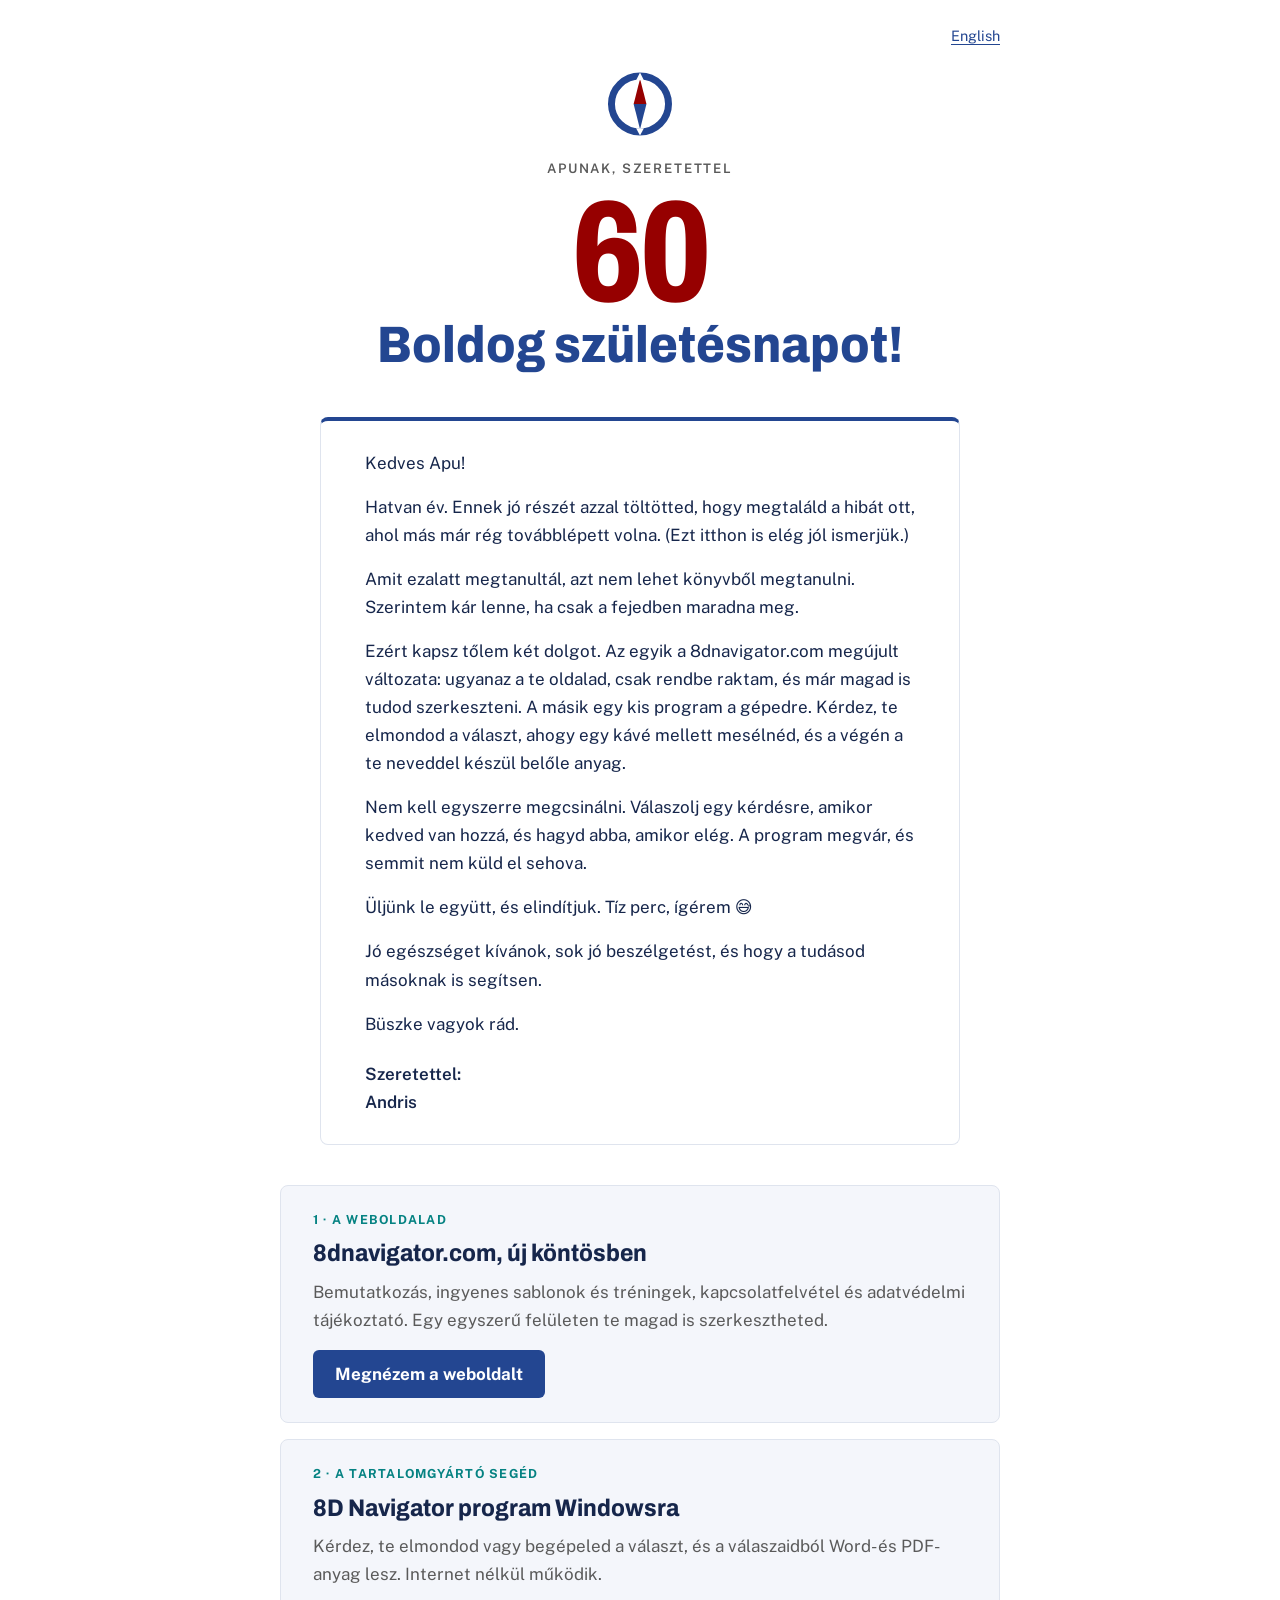
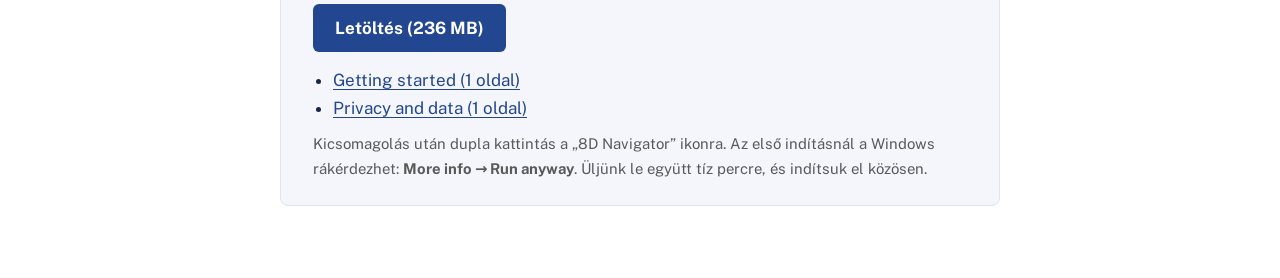
<file: index.html>
<!doctype html>
<html lang="hu">
<head>
<meta charset="utf-8">
<meta name="viewport" content="width=device-width, initial-scale=1, viewport-fit=cover">
<title>Boldog 60. születésnapot, Apu!</title>
<meta name="robots" content="noindex, nofollow">
<meta name="description" content="Születésnapi köszöntő: a 8D Navigator weboldal és a tartalomgyártó program.">
<meta name="theme-color" content="#ffffff">
<link rel="icon" href="weboldal/assets/favicon.svg" type="image/svg+xml">
<link rel="stylesheet" href="koszonto.css">
</head>
<body>
<main class="wrap">
  <p class="lang"><a href="en.html" lang="en">English</a></p>

  <header class="head">
    <svg class="mark" viewBox="0 0 232.29 228.79" aria-hidden="true"><ellipse cx="116.14" cy="114.41" rx="103.51" ry="101.73" fill="none" stroke="#234691" stroke-width="25.27"/><polygon points="93.09,114.56 116.33,23.06 139.58,114.56" fill="#960000"/><polygon points="93.04,114.49 139.52,114.49 116.28,205.98" fill="#234691"/><polygon points="101.97,28.02 116.14,0 130.32,28.02" fill="#fff"/><polygon points="101.99,202.24 130.29,202.24 116.14,228.79" fill="#fff"/></svg>
    <p class="for">Apunak, szeretettel</p>
    <h1><span class="sixty">60</span> Boldog születésnapot!</h1>
  </header>

  <article class="letter">
    <p>Kedves Apu!</p>
    <p>Hatvan év. Ennek jó részét azzal töltötted, hogy megtaláld a hibát ott, ahol más már rég továbblépett volna. (Ezt itthon is elég jól ismerjük.)</p>
    <p>Amit ezalatt megtanultál, azt nem lehet könyvből megtanulni. Szerintem kár lenne, ha csak a fejedben maradna meg.</p>
    <p>Ezért kapsz tőlem két dolgot. Az egyik a 8dnavigator.com megújult változata: ugyanaz a te oldalad, csak rendbe raktam, és már magad is tudod szerkeszteni. A másik egy kis program a gépedre. Kérdez, te elmondod a választ, ahogy egy kávé mellett mesélnéd, és a végén a te neveddel készül belőle anyag.</p>
    <p>Nem kell egyszerre megcsinálni. Válaszolj egy kérdésre, amikor kedved van hozzá, és hagyd abba, amikor elég. A program megvár, és semmit nem küld el sehova.</p>
    <p>Üljünk le együtt, és elindítjuk. Tíz perc, ígérem 😅</p>
    <p>Jó egészséget kívánok, sok jó beszélgetést, és hogy a tudásod másoknak is segítsen.</p>
    <p>Büszke vagyok rád.</p>
    <p class="sign">Szeretettel:<br>Andris</p>
  </article>

  <section class="gifts" aria-label="Az ajándék">
    <article class="gift">
      <span class="kicker">1 · A weboldalad</span>
      <h2>8dnavigator.com, új köntösben</h2>
      <p>Bemutatkozás, ingyenes sablonok és tréningek, kapcsolatfelvétel és adatvédelmi tájékoztató. Egy egyszerű felületen te magad is szerkesztheted.</p>
      <a class="btn" href="weboldal/index.html">Megnézem a weboldalt</a>
    </article>
    <article class="gift">
      <span class="kicker">2 · A tartalomgyártó segéd</span>
      <h2>8D Navigator program Windowsra</h2>
      <p>Kérdez, te elmondod vagy begépeled a választ, és a válaszaidból Word- és PDF-anyag lesz. Internet nélkül működik.</p>
      <a class="btn" href="https://github.com/DevYou-hu/8dnavigator/releases/download/v1.0.1/8D-Navigator-1.0.1-Windows.zip">Letöltés (236 MB)</a>
      <ul class="files">
        <li><a href="letoltes/Getting-started.pdf">Getting started (1 oldal)</a></li>
        <li><a href="letoltes/Privacy-and-data.pdf">Privacy and data (1 oldal)</a></li>
      </ul>
      <p class="note">Kicsomagolás után dupla kattintás a „8D Navigator” ikonra. Az első indításnál a Windows rákérdezhet: <b>More info → Run anyway</b>. Üljünk le együtt tíz percre, és indítsuk el közösen.</p>
    </article>
  </section>
</main>
</body>
</html>
</file>
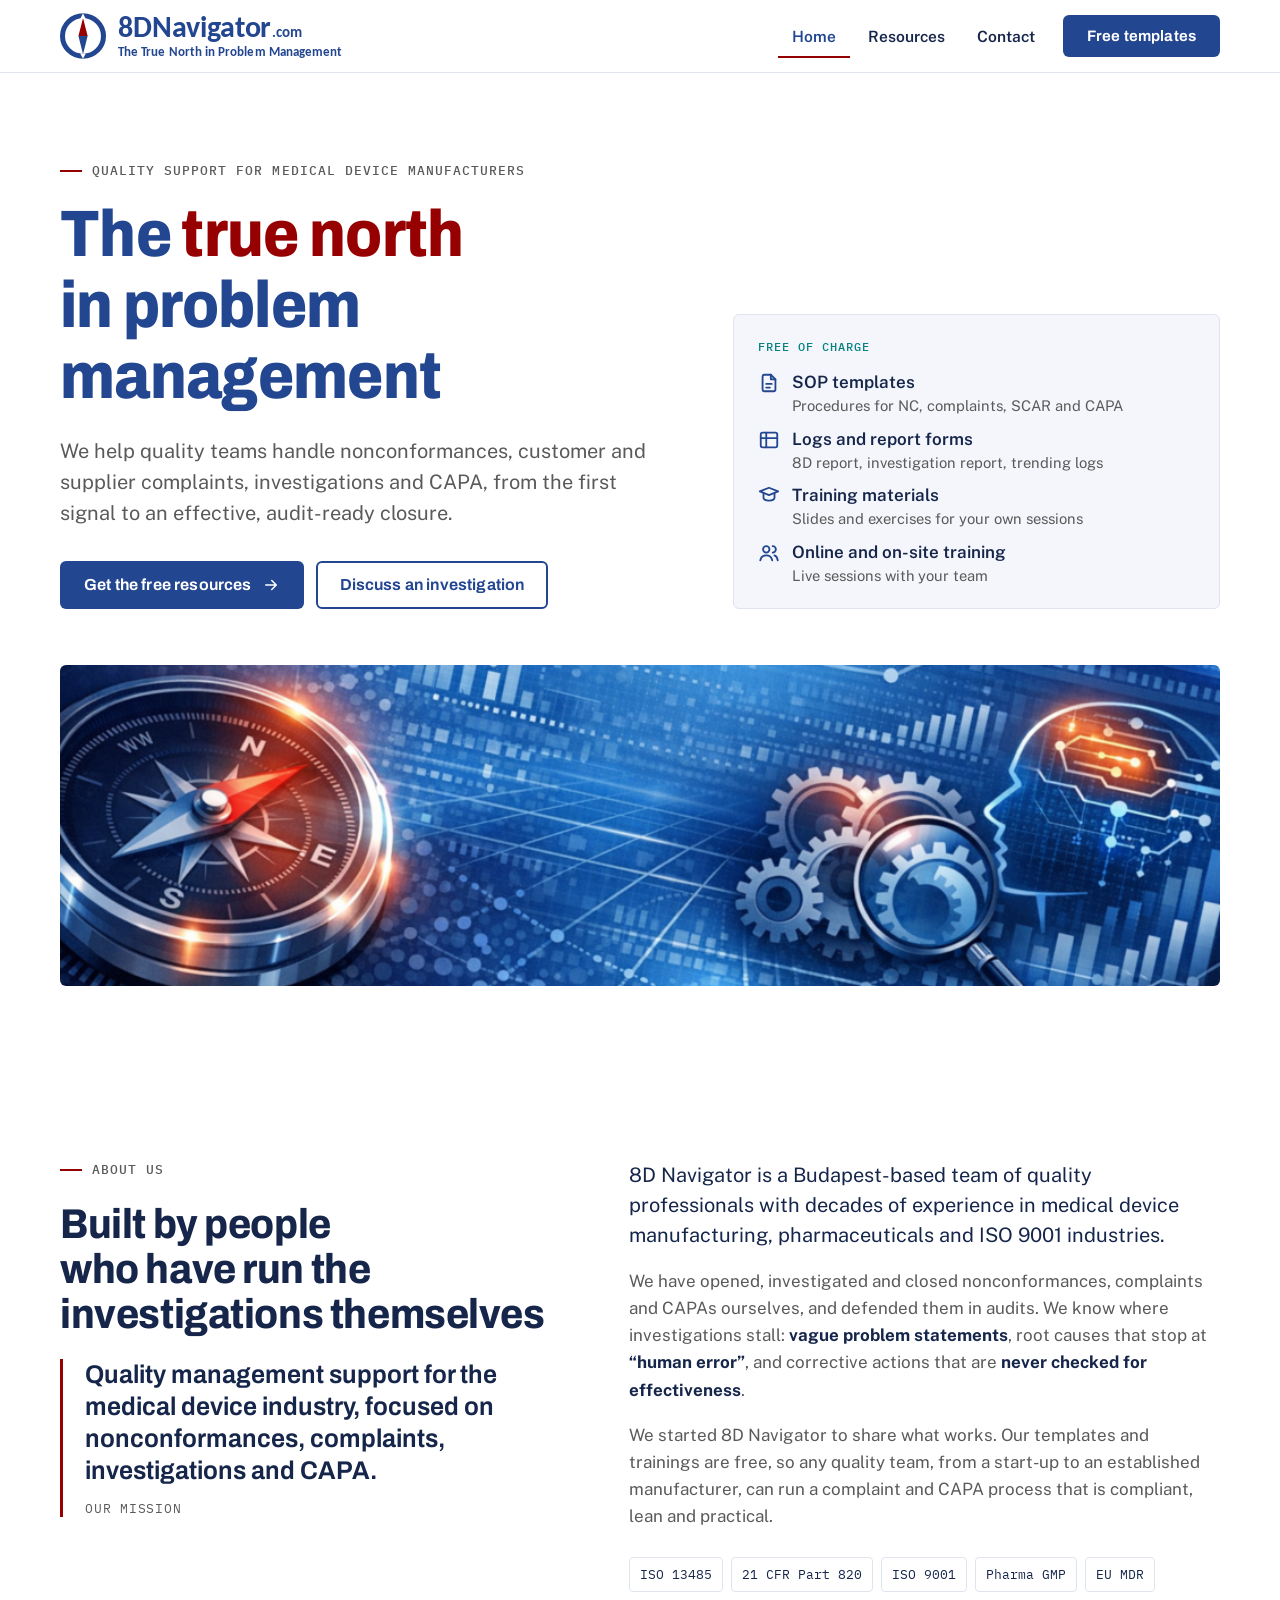
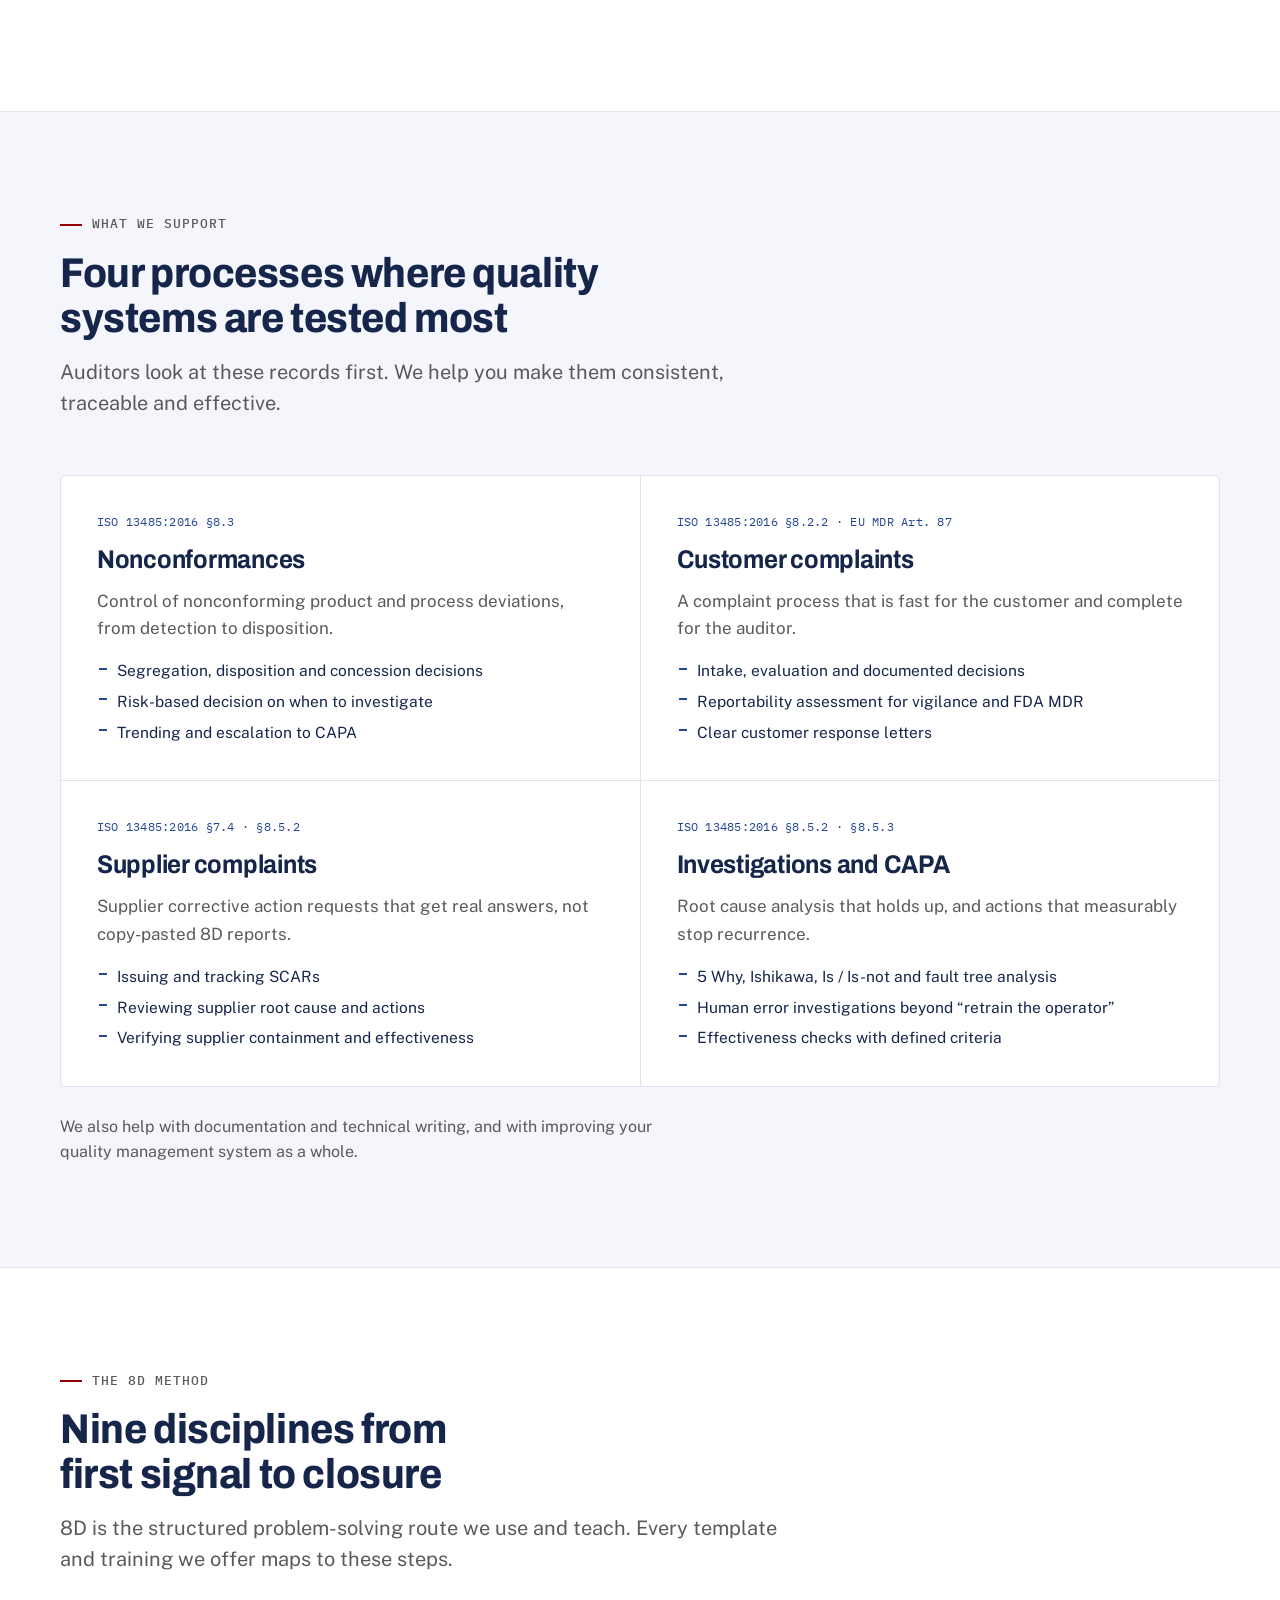
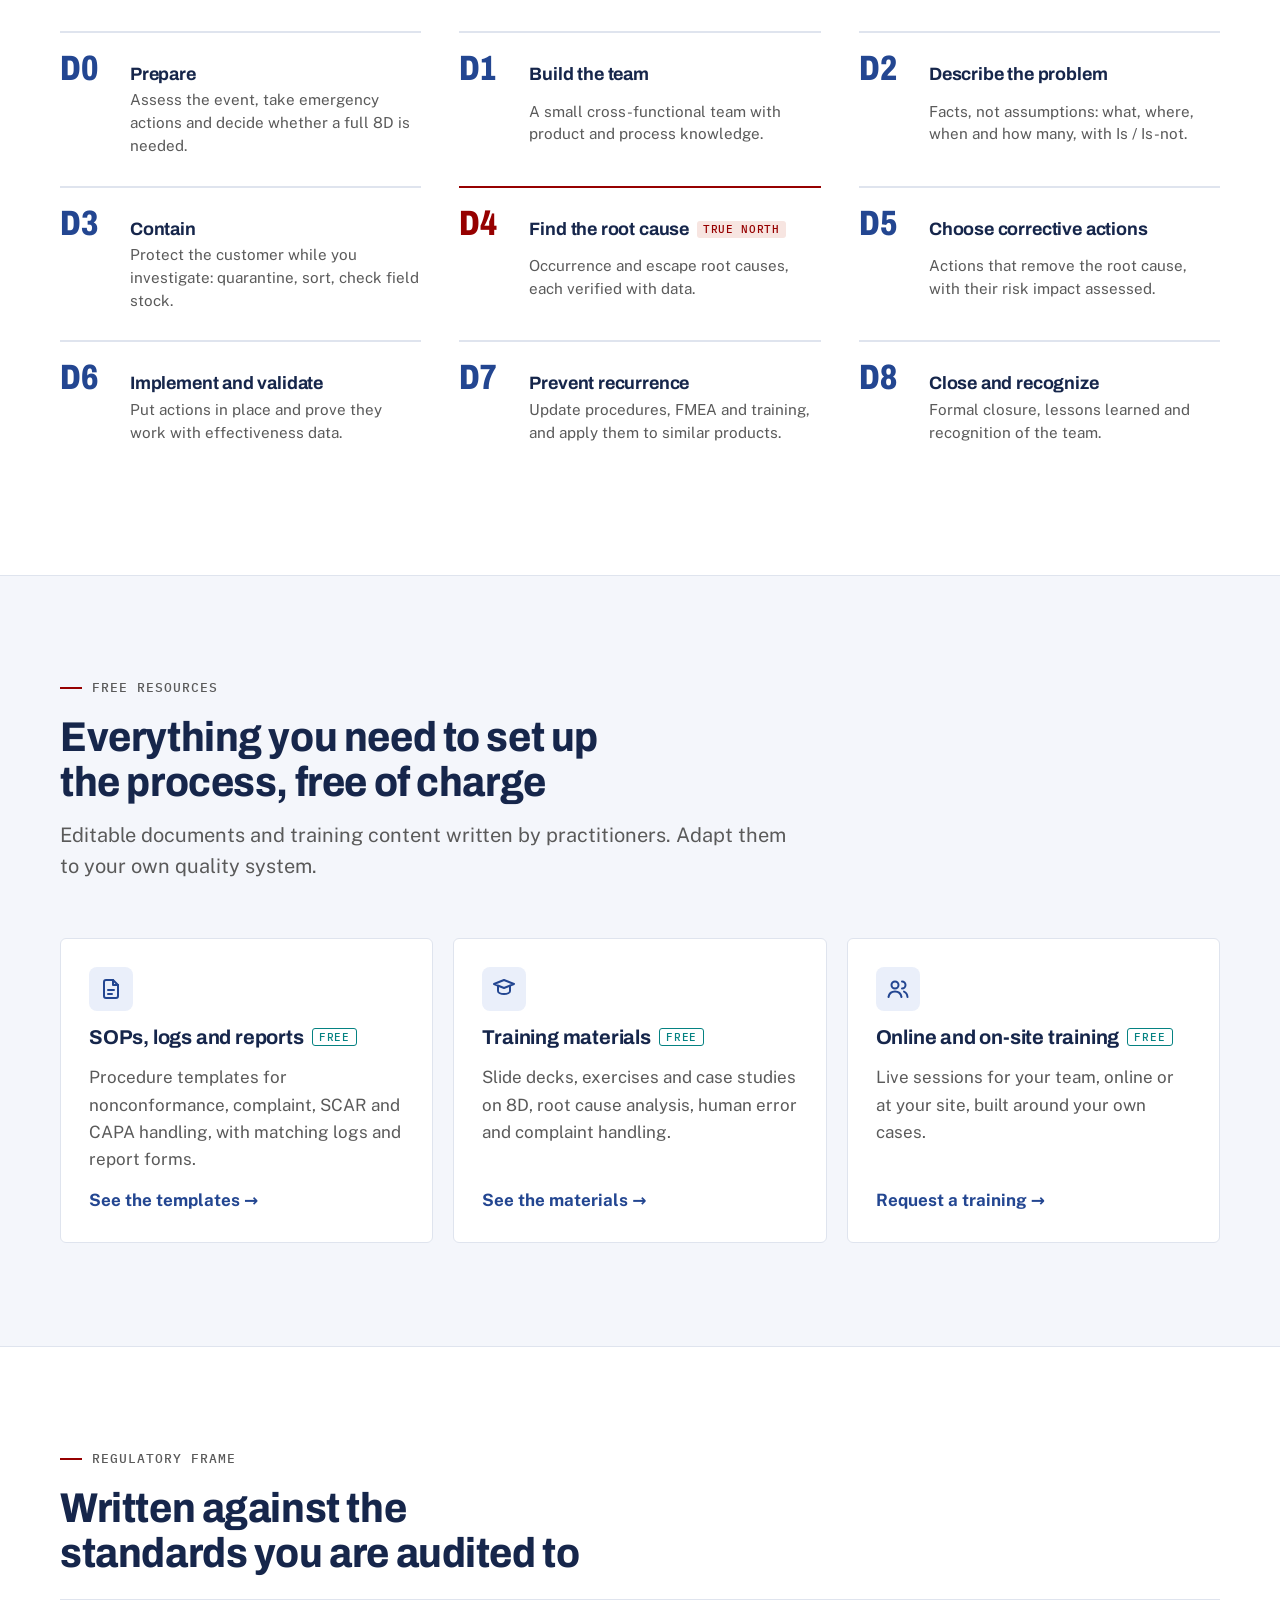
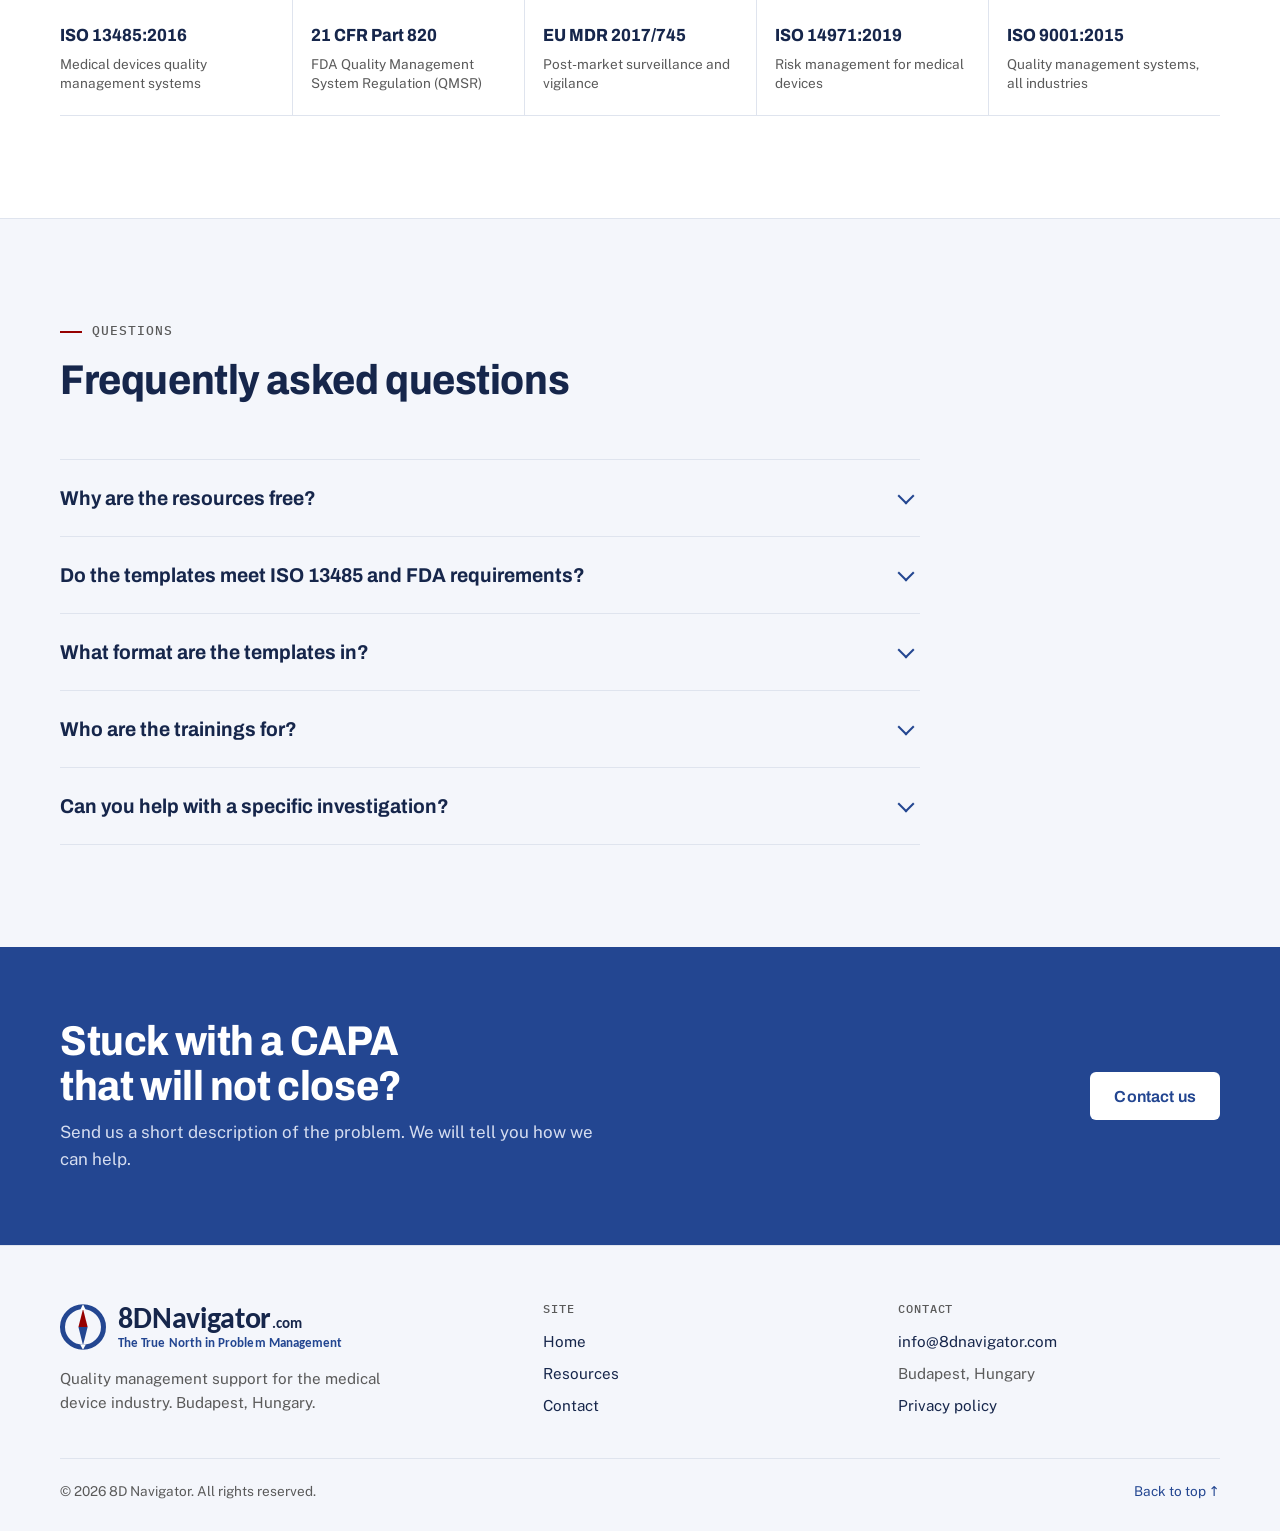
<file: weboldal/index.html>
<!doctype html>
<html lang="en">
<head>
<meta charset="utf-8">
<meta name="robots" content="noindex, nofollow">
<meta name="viewport" content="width=device-width, initial-scale=1, viewport-fit=cover">
<title>8D Navigator · The True North in Problem Management</title>
<meta name="description" content="Quality management support for the medical device industry: nonconformances, customer and supplier complaints, investigations and CAPA. Free SOP templates, logs, report forms and trainings.">
<link rel="canonical" href="https://8dnavigator.com/">
<meta property="og:type" content="website">
<meta property="og:site_name" content="8D Navigator">
<meta property="og:title" content="8D Navigator · The True North in Problem Management">
<meta property="og:description" content="Quality management support for the medical device industry: nonconformances, customer and supplier complaints, investigations and CAPA. Free SOP templates, logs, report forms and trainings.">
<meta property="og:url" content="https://8dnavigator.com/">
<meta property="og:image" content="https://8dnavigator.com/assets/hero.png">
<meta name="twitter:card" content="summary_large_image">
<meta name="theme-color" content="#ffffff">
<link rel="icon" href="assets/favicon.svg" type="image/svg+xml">
<link rel="preload" href="assets/fonts/archivo-latin.woff2" as="font" type="font/woff2" crossorigin>
<link rel="stylesheet" href="css/style.css">
<script type="application/ld+json">{"@context":"https://schema.org","@type":"ProfessionalService","name":"8D Navigator","url":"https://8dnavigator.com/","logo":"https://8dnavigator.com/assets/logo.jpg","image":"https://8dnavigator.com/assets/hero.png","email":"info@8dnavigator.com","slogan":"The True North in Problem Management","description":"Quality management support for the medical device industry: nonconformances, customer and supplier complaint management, investigations and corrective and preventive actions.","address":{"@type":"PostalAddress","addressLocality":"Budapest","addressCountry":"HU"},"areaServed":"Europe","knowsAbout":["CAPA","8D problem solving","Root cause analysis","Complaint handling","Nonconformance management","ISO 13485","21 CFR Part 820"]}</script></head>
<body>
<a class="skip" href="#main">Skip to content</a>

<header class="site-header">
  <div class="wrap">
    <a class="brand" href="index.html" aria-label="8D Navigator home"><svg viewBox="0 0 232.29 228.79" aria-hidden="true"><ellipse cx="116.14" cy="114.41" rx="116.14" ry="114.37" style="fill:var(--logo-disc,transparent)"/><ellipse cx="116.14" cy="114.41" rx="103.51" ry="101.73" fill="none" stroke="#234691" stroke-width="25.27"/><polygon points="93.09,114.56 116.33,23.06 139.58,114.56" fill="#960000"/><polygon points="93.04,114.49 139.52,114.49 116.28,205.98" fill="#234691"/><polygon points="101.97,28.02 116.14,0 130.32,28.02" style="fill:var(--logo-cut,#fff)"/><polygon points="101.99,202.24 130.29,202.24 116.14,228.79" style="fill:var(--logo-cut,#fff)"/></svg><span class="brand-text"><span class="brand-name">8DNavigator<small>.com</small></span><span class="brand-tag">The True North in Problem Management</span></span></a>    <button class="nav-toggle" type="button" aria-expanded="false" aria-controls="site-nav" aria-label="Open menu">
      <svg viewBox="0 0 24 24" fill="none" stroke="currentColor" stroke-width="2" stroke-linecap="round" aria-hidden="true"><path d="M4 7h16M4 12h16M4 17h16"/></svg>
    </button>
    <nav class="nav" id="site-nav" aria-label="Main">
      <a href="index.html" aria-current="page">Home</a>
      <a href="resources.html">Resources</a>
      <a href="contact.html">Contact</a>
      <a class="btn btn--primary" href="resources.html">Free templates</a>
    </nav>
  </div>
</header>
<main id="main">

  <section class="hero" aria-labelledby="hero-title">
    <div class="wrap">
      <div class="hero-grid">
        <div class="hero-copy">
          <span class="eyebrow">Quality support for medical device manufacturers</span>
          <h1 id="hero-title">The <em>true north</em> in problem management</h1>
          <p class="hero-lede">We help quality teams handle nonconformances, customer and supplier complaints, investigations and CAPA, from the first signal to an effective, audit-ready closure.</p>
          <div class="hero-actions">
            <a class="btn btn--primary" href="resources.html">Get the free resources <svg viewBox="0 0 24 24" fill="none" stroke="currentColor" stroke-width="2" stroke-linecap="round" stroke-linejoin="round" aria-hidden="true"><path d="M5 12h14M13 6l6 6-6 6"/></svg></a>
            <a class="btn btn--ghost" href="contact.html?topic=investigation">Discuss an investigation</a>
          </div>
        </div>
        <aside class="hero-free" aria-label="What we provide for free">
          <span class="label">Free of charge</span>
          <ul>
            <li><svg viewBox="0 0 24 24" fill="none" stroke="currentColor" stroke-width="2" stroke-linecap="round" stroke-linejoin="round" aria-hidden="true"><path d="M14 3H7a2 2 0 0 0-2 2v14a2 2 0 0 0 2 2h10a2 2 0 0 0 2-2V8z"/><path d="M14 3v5h5M9 13h6M9 17h4"/></svg><div>SOP templates<span>Procedures for NC, complaints, SCAR and CAPA</span></div></li>
            <li><svg viewBox="0 0 24 24" fill="none" stroke="currentColor" stroke-width="2" stroke-linecap="round" stroke-linejoin="round" aria-hidden="true"><rect x="3" y="4" width="18" height="16" rx="2"/><path d="M3 10h18M9 4v16"/></svg><div>Logs and report forms<span>8D report, investigation report, trending logs</span></div></li>
            <li><svg viewBox="0 0 24 24" fill="none" stroke="currentColor" stroke-width="2" stroke-linecap="round" stroke-linejoin="round" aria-hidden="true"><path d="M2 7l10-4 10 4-10 4z"/><path d="M6 9v5c0 1.7 2.7 3 6 3s6-1.3 6-3V9"/></svg><div>Training materials<span>Slides and exercises for your own sessions</span></div></li>
            <li><svg viewBox="0 0 24 24" fill="none" stroke="currentColor" stroke-width="2" stroke-linecap="round" stroke-linejoin="round" aria-hidden="true"><circle cx="9" cy="8" r="3.5"/><path d="M2.5 20c.6-3.4 3.2-5.5 6.5-5.5s5.9 2.1 6.5 5.5M16 4.5a3.5 3.5 0 0 1 0 7M18 14.6c1.9.7 3.2 2.6 3.5 5.4"/></svg><div>Online and on-site training<span>Live sessions with your team</span></div></li>
          </ul>
        </aside>
      </div>
      <div class="hero-panorama">
        <img src="assets/hero.png" width="1024" height="283" alt="A compass, gears under a magnifying glass and a digital profile over a blue data grid">
      </div>
    </div>
  </section>

  <section class="section" id="about" aria-labelledby="about-title">
    <div class="wrap about">
      <div style="display:grid;gap:22px">
        <span class="eyebrow">About us</span>
        <h2 id="about-title">Built by people who have run the investigations themselves</h2>
        <blockquote class="mission">
          Quality management support for the medical device industry, focused on nonconformances, complaints, investigations and CAPA.          <cite>Our mission</cite>
        </blockquote>
      </div>
      <div class="about-body">
        <p>8D Navigator is a Budapest-based team of quality professionals with decades of experience in medical device manufacturing, pharmaceuticals and ISO 9001 industries.</p>
<p>We have opened, investigated and closed nonconformances, complaints and CAPAs ourselves, and defended them in audits. We know where investigations stall: <strong>vague problem statements</strong>, root causes that stop at <strong>“human error”</strong>, and corrective actions that are <strong>never checked for effectiveness</strong>.</p>
<p>We started 8D Navigator to share what works. Our templates and trainings are free, so any quality team, from a start-up to an established manufacturer, can run a complaint and CAPA process that is compliant, lean and practical.</p>
        <ul class="creds" aria-label="Experience">
          <li>ISO 13485</li>
          <li>21 CFR Part 820</li>
          <li>ISO 9001</li>
          <li>Pharma GMP</li>
          <li>EU MDR</li>
        </ul>
      </div>
    </div>
  </section>

  <section class="section section--surface" id="services" aria-labelledby="services-title">
    <div class="wrap">
      <div class="section-head">
        <span class="eyebrow">What we support</span>
        <h2 id="services-title">Four processes where quality systems are tested most</h2>
        <p class="lede">Auditors look at these records first. We help you make them consistent, traceable and effective.</p>
      </div>
      <div class="focus">
        <article>
          <span class="ref">ISO 13485:2016 §8.3</span>
          <h3>Nonconformances</h3>
          <p>Control of nonconforming product and process deviations, from detection to disposition.</p>
          <ul>
            <li>Segregation, disposition and concession decisions</li>
            <li>Risk-based decision on when to investigate</li>
            <li>Trending and escalation to CAPA</li>
          </ul>
        </article>
        <article>
          <span class="ref">ISO 13485:2016 §8.2.2 · EU MDR Art. 87</span>
          <h3>Customer complaints</h3>
          <p>A complaint process that is fast for the customer and complete for the auditor.</p>
          <ul>
            <li>Intake, evaluation and documented decisions</li>
            <li>Reportability assessment for vigilance and FDA MDR</li>
            <li>Clear customer response letters</li>
          </ul>
        </article>
        <article>
          <span class="ref">ISO 13485:2016 §7.4 · §8.5.2</span>
          <h3>Supplier complaints</h3>
          <p>Supplier corrective action requests that get real answers, not copy-pasted 8D reports.</p>
          <ul>
            <li>Issuing and tracking SCARs</li>
            <li>Reviewing supplier root cause and actions</li>
            <li>Verifying supplier containment and effectiveness</li>
          </ul>
        </article>
        <article>
          <span class="ref">ISO 13485:2016 §8.5.2 · §8.5.3</span>
          <h3>Investigations and CAPA</h3>
          <p>Root cause analysis that holds up, and actions that measurably stop recurrence.</p>
          <ul>
            <li>5 Why, Ishikawa, Is / Is-not and fault tree analysis</li>
            <li>Human error investigations beyond “retrain the operator”</li>
            <li>Effectiveness checks with defined criteria</li>
          </ul>
        </article>
      </div>
      <p class="lede" style="margin-top:28px;font-size:1rem">We also help with documentation and technical writing, and with improving your quality management system as a whole.</p>
    </div>
  </section>

  <section class="section" id="method" aria-labelledby="method-title">
    <div class="wrap">
      <div class="section-head">
        <span class="eyebrow">The 8D method</span>
        <h2 id="method-title">Nine disciplines from first signal to closure</h2>
        <p class="lede">8D is the structured problem-solving route we use and teach. Every template and training we offer maps to these steps.</p>
      </div>
      <ol class="route">
        <li><span class="d">D0</span><h3>Prepare</h3><p>Assess the event, take emergency actions and decide whether a full 8D is needed.</p></li>
        <li><span class="d">D1</span><h3>Build the team</h3><p>A small cross-functional team with product and process knowledge.</p></li>
        <li><span class="d">D2</span><h3>Describe the problem</h3><p>Facts, not assumptions: what, where, when and how many, with Is / Is-not.</p></li>
        <li><span class="d">D3</span><h3>Contain</h3><p>Protect the customer while you investigate: quarantine, sort, check field stock.</p></li>
        <li class="is-north"><span class="d">D4</span><h3>Find the root cause<span class="flag">True north</span></h3><p>Occurrence and escape root causes, each verified with data.</p></li>
        <li><span class="d">D5</span><h3>Choose corrective actions</h3><p>Actions that remove the root cause, with their risk impact assessed.</p></li>
        <li><span class="d">D6</span><h3>Implement and validate</h3><p>Put actions in place and prove they work with effectiveness data.</p></li>
        <li><span class="d">D7</span><h3>Prevent recurrence</h3><p>Update procedures, FMEA and training, and apply them to similar products.</p></li>
        <li><span class="d">D8</span><h3>Close and recognize</h3><p>Formal closure, lessons learned and recognition of the team.</p></li>
      </ol>
    </div>
  </section>

  <section class="section section--surface" id="free" aria-labelledby="free-title">
    <div class="wrap">
      <div class="section-head">
        <span class="eyebrow">Free resources</span>
        <h2 id="free-title">Everything you need to set up the process, free of charge</h2>
        <p class="lede">Editable documents and training content written by practitioners. Adapt them to your own quality system.</p>
      </div>
      <div class="free-grid">
        <a class="free-card" href="resources.html#templates">
          <span class="icon"><svg viewBox="0 0 24 24" fill="none" stroke="currentColor" stroke-width="2" stroke-linecap="round" stroke-linejoin="round" aria-hidden="true"><path d="M14 3H7a2 2 0 0 0-2 2v14a2 2 0 0 0 2 2h10a2 2 0 0 0 2-2V8z"/><path d="M14 3v5h5M9 13h6M9 17h4"/></svg></span>
          <h3>SOPs, logs and reports<span class="tag-free">Free</span></h3>
          <p>Procedure templates for nonconformance, complaint, SCAR and CAPA handling, with matching logs and report forms.</p>
          <span class="more">See the templates →</span>
        </a>
        <a class="free-card" href="resources.html#training-materials">
          <span class="icon"><svg viewBox="0 0 24 24" fill="none" stroke="currentColor" stroke-width="2" stroke-linecap="round" stroke-linejoin="round" aria-hidden="true"><path d="M2 7l10-4 10 4-10 4z"/><path d="M6 9v5c0 1.7 2.7 3 6 3s6-1.3 6-3V9"/></svg></span>
          <h3>Training materials<span class="tag-free">Free</span></h3>
          <p>Slide decks, exercises and case studies on 8D, root cause analysis, human error and complaint handling.</p>
          <span class="more">See the materials →</span>
        </a>
        <a class="free-card" href="resources.html#trainings">
          <span class="icon"><svg viewBox="0 0 24 24" fill="none" stroke="currentColor" stroke-width="2" stroke-linecap="round" stroke-linejoin="round" aria-hidden="true"><circle cx="9" cy="8" r="3.5"/><path d="M2.5 20c.6-3.4 3.2-5.5 6.5-5.5s5.9 2.1 6.5 5.5M16 4.5a3.5 3.5 0 0 1 0 7M18 14.6c1.9.7 3.2 2.6 3.5 5.4"/></svg></span>
          <h3>Online and on-site training<span class="tag-free">Free</span></h3>
          <p>Live sessions for your team, online or at your site, built around your own cases.</p>
          <span class="more">Request a training →</span>
        </a>
      </div>
    </div>
  </section>

  <section class="section" aria-labelledby="standards-title">
    <div class="wrap">
      <div class="section-head" style="margin-bottom:24px">
        <span class="eyebrow">Regulatory frame</span>
        <h2 id="standards-title">Written against the standards you are audited to</h2>
      </div>
      <div class="standards">
        <div><b>ISO 13485:2016</b><span>Medical devices quality management systems</span></div>
        <div><b>21 CFR Part 820</b><span>FDA Quality Management System Regulation (QMSR)</span></div>
        <div><b>EU MDR 2017/745</b><span>Post-market surveillance and vigilance</span></div>
        <div><b>ISO 14971:2019</b><span>Risk management for medical devices</span></div>
        <div><b>ISO 9001:2015</b><span>Quality management systems, all industries</span></div>
      </div>
    </div>
  </section>

  <section class="section section--surface" id="faq" aria-labelledby="faq-title">
    <div class="wrap">
      <div class="section-head">
        <span class="eyebrow">Questions</span>
        <h2 id="faq-title">Frequently asked questions</h2>
      </div>
      <div class="faq">
        <details>
          <summary>Why are the resources free?</summary>
          <div><p>We want good investigation practice to be easy to adopt. Sharing our templates and trainings is how we pass on our experience and get to know quality teams facing the same problems. There is no subscription and no obligation.</p>
</div>
        </details>
        <details>
          <summary>Do the templates meet ISO 13485 and FDA requirements?</summary>
          <div><p>They are written to meet ISO 13485:2016 and 21 CFR Part 820, and each one references the clauses it covers. Every quality system is different, so review and adapt them to your own processes, product risk class and document control before you release them.</p>
</div>
        </details>
        <details>
          <summary>What format are the templates in?</summary>
          <div><p>Editable Word and Excel files. You can add your own logo, document number, revision and approval block.</p>
</div>
        </details>
        <details>
          <summary>Who are the trainings for?</summary>
          <div><p>Quality engineers, complaint handlers, CAPA owners, production and engineering staff who take part in investigations, and managers who review and approve CAPAs.</p>
</div>
        </details>
        <details>
          <summary>Can you help with a specific investigation?</summary>
          <div><p>Yes. Describe the case briefly in the contact form, without confidential details. We will reply and agree with you how to proceed, including a confidentiality agreement if needed.</p>
</div>
        </details>
      </div>
    </div>
  </section>

  <section class="cta-band" aria-labelledby="cta-title">
    <div class="wrap">
      <div>
        <h2 id="cta-title">Stuck with a CAPA that will not close?</h2>
        <p>Send us a short description of the problem. We will tell you how we can help.</p>
      </div>
      <a class="btn btn--brand" href="contact.html">Contact us</a>
    </div>
  </section>

</main>
<footer class="site-footer">
  <div class="wrap">
    <div class="footer-top">
      <div class="footer-about">
        <a class="brand" href="index.html" aria-label="8D Navigator home"><svg viewBox="0 0 232.29 228.79" aria-hidden="true"><ellipse cx="116.14" cy="114.41" rx="116.14" ry="114.37" style="fill:var(--logo-disc,transparent)"/><ellipse cx="116.14" cy="114.41" rx="103.51" ry="101.73" fill="none" stroke="#234691" stroke-width="25.27"/><polygon points="93.09,114.56 116.33,23.06 139.58,114.56" fill="#960000"/><polygon points="93.04,114.49 139.52,114.49 116.28,205.98" fill="#234691"/><polygon points="101.97,28.02 116.14,0 130.32,28.02" style="fill:var(--logo-cut,#fff)"/><polygon points="101.99,202.24 130.29,202.24 116.14,228.79" style="fill:var(--logo-cut,#fff)"/></svg><span class="brand-text"><span class="brand-name">8DNavigator<small>.com</small></span><span class="brand-tag">The True North in Problem Management</span></span></a>        <p>Quality management support for the medical device industry. Budapest, Hungary.</p>
      </div>
      <div>
        <h2>Site</h2>
        <ul>
          <li><a href="index.html">Home</a></li>
          <li><a href="resources.html">Resources</a></li>
          <li><a href="contact.html">Contact</a></li>
        </ul>
      </div>
      <div>
        <h2>Contact</h2>
        <ul>
          <li><a href="mailto:info@8dnavigator.com">info@8dnavigator.com</a></li>
          <li>Budapest, Hungary</li>
          <li><a href="privacy.html">Privacy policy</a></li>
        </ul>
      </div>
    </div>
    <div class="footer-bottom">
      <span>© 2026 8D Navigator. All rights reserved.</span>
      <button class="to-top" type="button" data-to-top>Back to top ↑</button>
    </div>
  </div>
</footer>
<script src="js/main.js"></script>
</body>
</html>
</file>
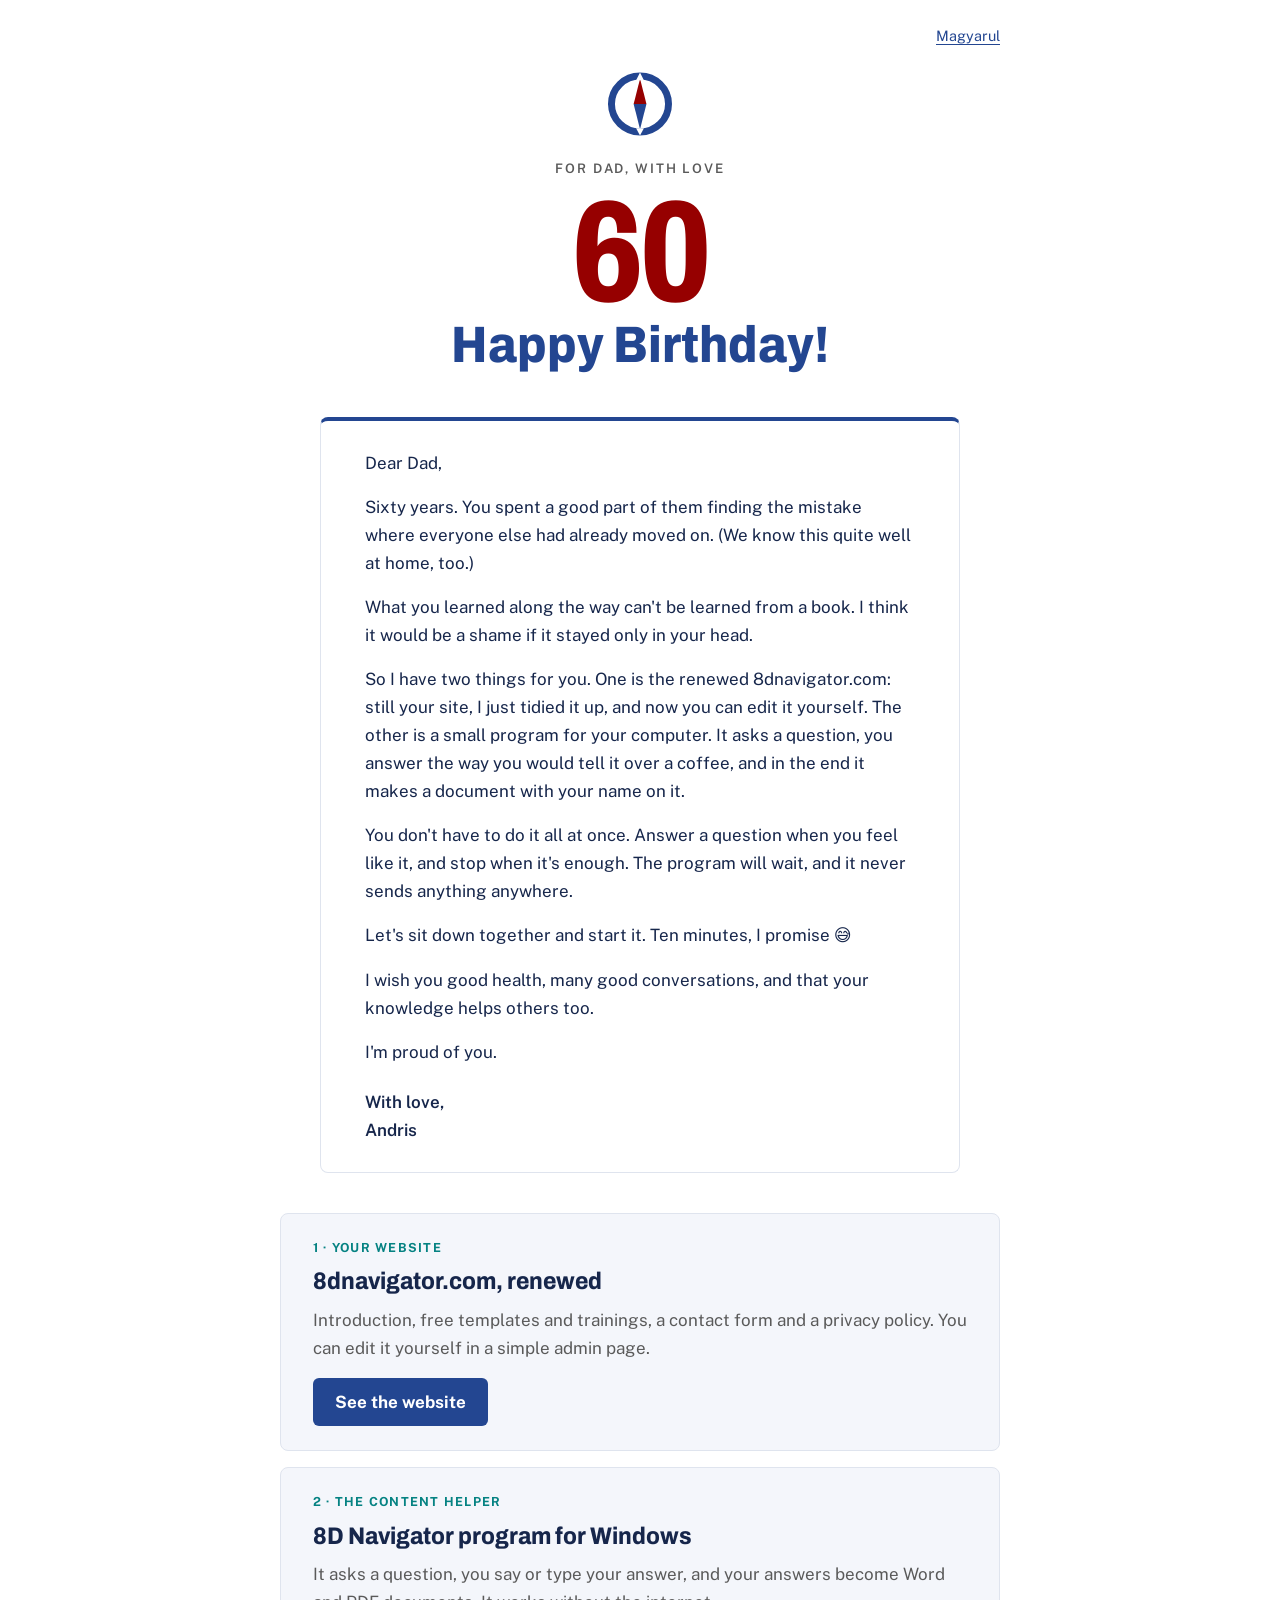
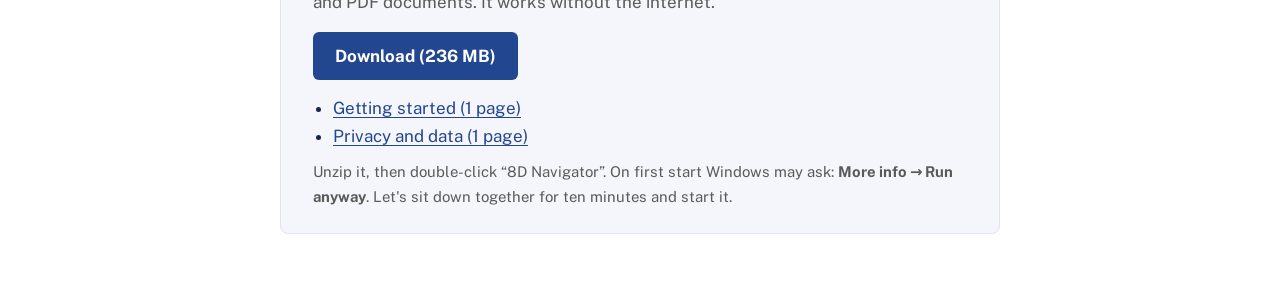
<file: en.html>
<!doctype html>
<html lang="en">
<head>
<meta charset="utf-8">
<meta name="viewport" content="width=device-width, initial-scale=1, viewport-fit=cover">
<title>Happy 60th Birthday, Dad!</title>
<meta name="robots" content="noindex, nofollow">
<meta name="description" content="A birthday greeting: the 8D Navigator website and the content helper program.">
<meta name="theme-color" content="#ffffff">
<link rel="icon" href="weboldal/assets/favicon.svg" type="image/svg+xml">
<link rel="stylesheet" href="koszonto.css">
</head>
<body>
<main class="wrap">
  <p class="lang"><a href="index.html" lang="hu">Magyarul</a></p>

  <header class="head">
    <svg class="mark" viewBox="0 0 232.29 228.79" aria-hidden="true"><ellipse cx="116.14" cy="114.41" rx="103.51" ry="101.73" fill="none" stroke="#234691" stroke-width="25.27"/><polygon points="93.09,114.56 116.33,23.06 139.58,114.56" fill="#960000"/><polygon points="93.04,114.49 139.52,114.49 116.28,205.98" fill="#234691"/><polygon points="101.97,28.02 116.14,0 130.32,28.02" fill="#fff"/><polygon points="101.99,202.24 130.29,202.24 116.14,228.79" fill="#fff"/></svg>
    <p class="for">For Dad, with love</p>
    <h1><span class="sixty">60</span> Happy Birthday!</h1>
  </header>

  <article class="letter">
    <p>Dear Dad,</p>
    <p>Sixty years. You spent a good part of them finding the mistake where everyone else had already moved on. (We know this quite well at home, too.)</p>
    <p>What you learned along the way can't be learned from a book. I think it would be a shame if it stayed only in your head.</p>
    <p>So I have two things for you. One is the renewed 8dnavigator.com: still your site, I just tidied it up, and now you can edit it yourself. The other is a small program for your computer. It asks a question, you answer the way you would tell it over a coffee, and in the end it makes a document with your name on it.</p>
    <p>You don't have to do it all at once. Answer a question when you feel like it, and stop when it's enough. The program will wait, and it never sends anything anywhere.</p>
    <p>Let's sit down together and start it. Ten minutes, I promise 😅</p>
    <p>I wish you good health, many good conversations, and that your knowledge helps others too.</p>
    <p>I'm proud of you.</p>
    <p class="sign">With love,<br>Andris</p>
  </article>

  <section class="gifts" aria-label="The gift">
    <article class="gift">
      <span class="kicker">1 · Your website</span>
      <h2>8dnavigator.com, renewed</h2>
      <p>Introduction, free templates and trainings, a contact form and a privacy policy. You can edit it yourself in a simple admin page.</p>
      <a class="btn" href="weboldal/index.html">See the website</a>
    </article>
    <article class="gift">
      <span class="kicker">2 · The content helper</span>
      <h2>8D Navigator program for Windows</h2>
      <p>It asks a question, you say or type your answer, and your answers become Word and PDF documents. It works without the internet.</p>
      <a class="btn" href="https://github.com/DevYou-hu/8dnavigator/releases/download/v1.0.1/8D-Navigator-1.0.1-Windows.zip">Download (236 MB)</a>
      <ul class="files">
        <li><a href="letoltes/Getting-started.pdf">Getting started (1 page)</a></li>
        <li><a href="letoltes/Privacy-and-data.pdf">Privacy and data (1 page)</a></li>
      </ul>
      <p class="note">Unzip it, then double-click “8D Navigator”. On first start Windows may ask: <b>More info → Run anyway</b>. Let's sit down together for ten minutes and start it.</p>
    </article>
  </section>
</main>
</body>
</html>
</file>
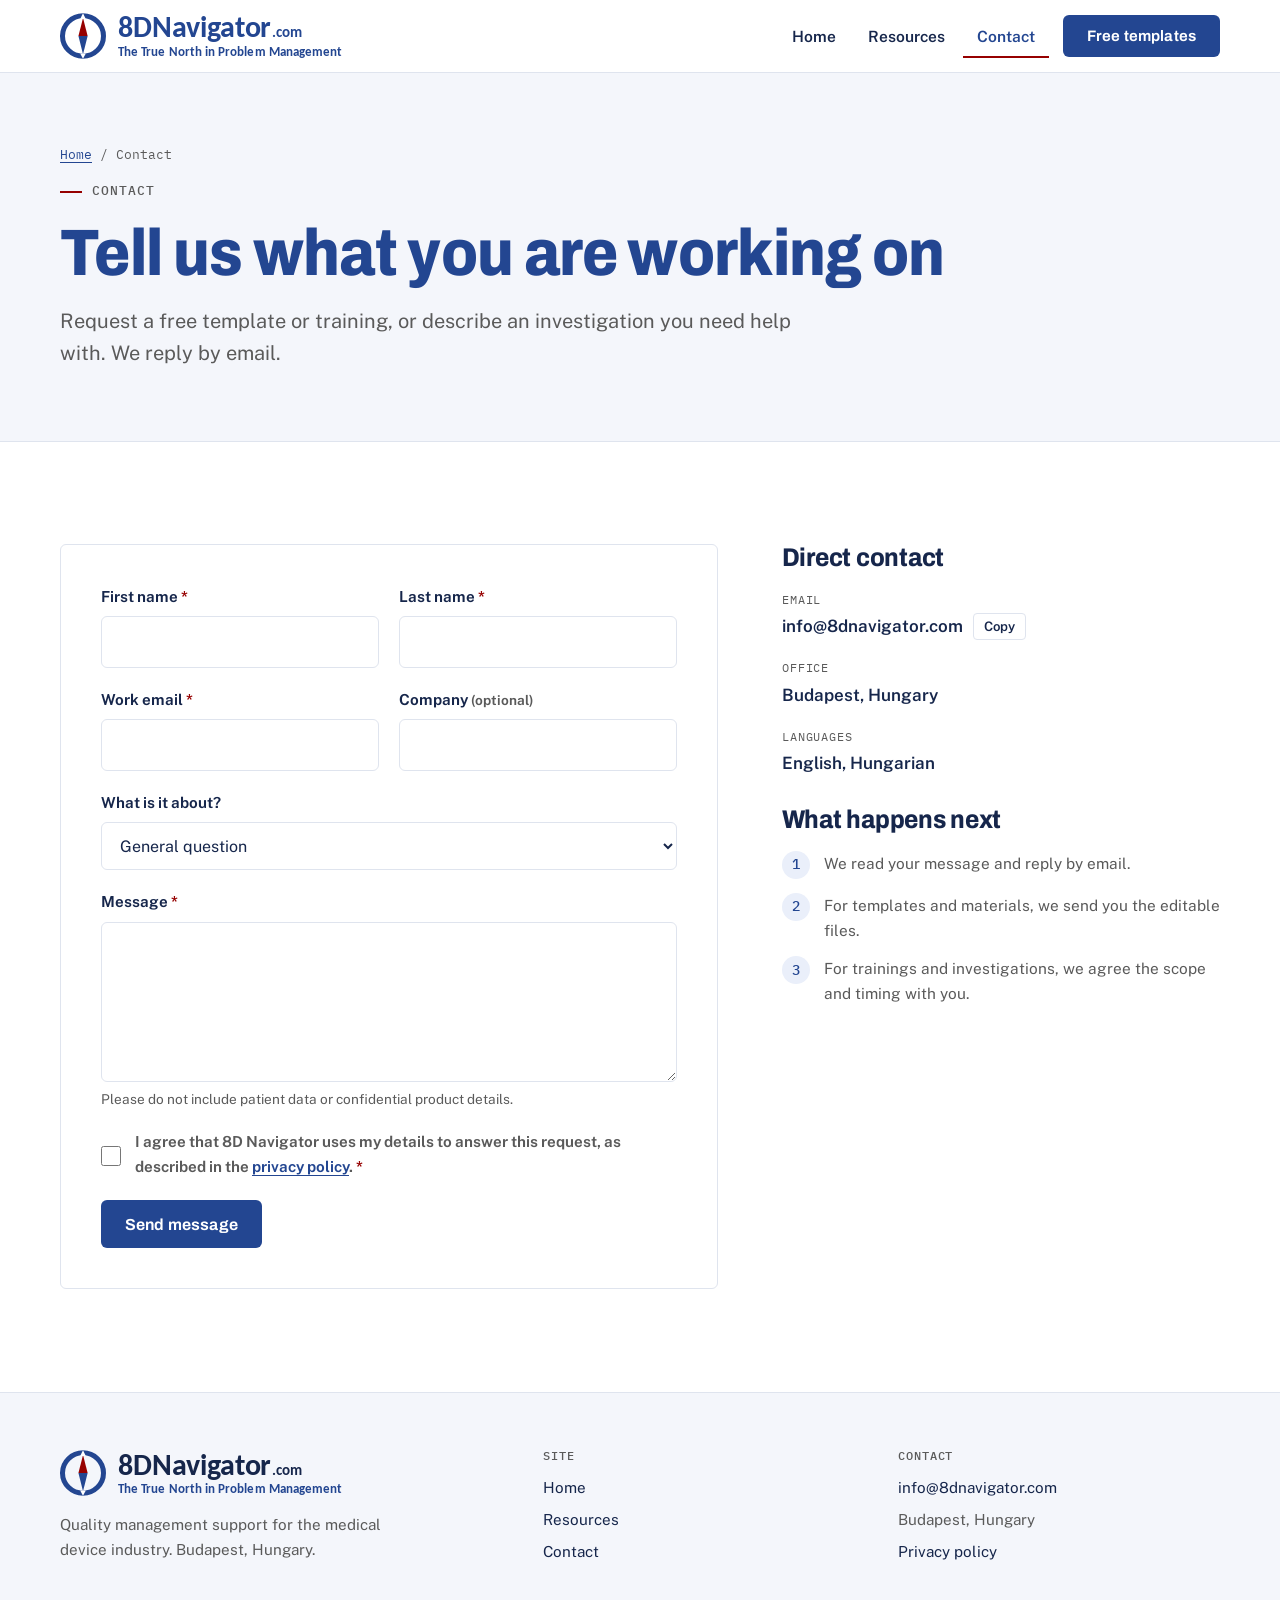
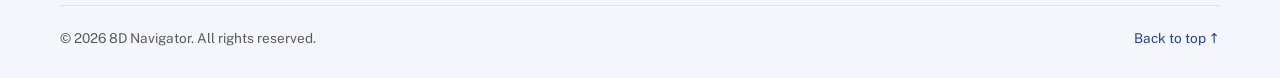
<file: weboldal/contact.html>
<!doctype html>
<html lang="en">
<head>
<meta charset="utf-8">
<meta name="robots" content="noindex, nofollow">
<meta name="viewport" content="width=device-width, initial-scale=1, viewport-fit=cover">
<title>Contact · 8D Navigator</title>
<meta name="description" content="Contact 8D Navigator to request free quality templates and trainings, or to get support with a nonconformance, complaint or CAPA investigation.">
<link rel="canonical" href="https://8dnavigator.com/contact.html">
<meta property="og:type" content="website">
<meta property="og:site_name" content="8D Navigator">
<meta property="og:title" content="Contact · 8D Navigator">
<meta property="og:description" content="Contact 8D Navigator to request free quality templates and trainings, or to get support with a nonconformance, complaint or CAPA investigation.">
<meta property="og:url" content="https://8dnavigator.com/contact.html">
<meta property="og:image" content="https://8dnavigator.com/assets/hero.png">
<meta name="twitter:card" content="summary_large_image">
<meta name="theme-color" content="#ffffff">
<link rel="icon" href="assets/favicon.svg" type="image/svg+xml">
<link rel="preload" href="assets/fonts/archivo-latin.woff2" as="font" type="font/woff2" crossorigin>
<link rel="stylesheet" href="css/style.css">
</head>
<body>
<a class="skip" href="#main">Skip to content</a>

<header class="site-header">
  <div class="wrap">
    <a class="brand" href="index.html" aria-label="8D Navigator home"><svg viewBox="0 0 232.29 228.79" aria-hidden="true"><ellipse cx="116.14" cy="114.41" rx="116.14" ry="114.37" style="fill:var(--logo-disc,transparent)"/><ellipse cx="116.14" cy="114.41" rx="103.51" ry="101.73" fill="none" stroke="#234691" stroke-width="25.27"/><polygon points="93.09,114.56 116.33,23.06 139.58,114.56" fill="#960000"/><polygon points="93.04,114.49 139.52,114.49 116.28,205.98" fill="#234691"/><polygon points="101.97,28.02 116.14,0 130.32,28.02" style="fill:var(--logo-cut,#fff)"/><polygon points="101.99,202.24 130.29,202.24 116.14,228.79" style="fill:var(--logo-cut,#fff)"/></svg><span class="brand-text"><span class="brand-name">8DNavigator<small>.com</small></span><span class="brand-tag">The True North in Problem Management</span></span></a>    <button class="nav-toggle" type="button" aria-expanded="false" aria-controls="site-nav" aria-label="Open menu">
      <svg viewBox="0 0 24 24" fill="none" stroke="currentColor" stroke-width="2" stroke-linecap="round" aria-hidden="true"><path d="M4 7h16M4 12h16M4 17h16"/></svg>
    </button>
    <nav class="nav" id="site-nav" aria-label="Main">
      <a href="index.html">Home</a>
      <a href="resources.html">Resources</a>
      <a href="contact.html" aria-current="page">Contact</a>
      <a class="btn btn--primary" href="resources.html">Free templates</a>
    </nav>
  </div>
</header>
<main id="main">
  <section class="page-hero" aria-labelledby="page-title">
    <div class="wrap">
      <span class="crumbs"><a href="index.html">Home</a> / Contact</span>
      <span class="eyebrow">Contact</span>
      <h1 id="page-title">Tell us what you are working on</h1>
      <p>Request a free template or training, or describe an investigation you need help with. We reply by email.</p>
    </div>
  </section>

  <section class="section">
    <div class="wrap contact-grid">
      <form class="form" id="contact-form" action="send" method="post" novalidate>
        <div class="form-status" id="form-status" role="status" tabindex="-1" hidden></div>

        <div class="form-row">
          <div class="field">
            <label for="cf-first">First name <span class="req" aria-hidden="true">*</span></label>
            <input id="cf-first" name="first_name" type="text" autocomplete="given-name" maxlength="80" required aria-describedby="err-first_name">
            <span class="error" id="err-first_name" hidden></span>
          </div>
          <div class="field">
            <label for="cf-last">Last name <span class="req" aria-hidden="true">*</span></label>
            <input id="cf-last" name="last_name" type="text" autocomplete="family-name" maxlength="80" required aria-describedby="err-last_name">
            <span class="error" id="err-last_name" hidden></span>
          </div>
        </div>

        <div class="form-row">
          <div class="field">
            <label for="cf-email">Work email <span class="req" aria-hidden="true">*</span></label>
            <input id="cf-email" name="email" type="email" autocomplete="email" maxlength="160" required aria-describedby="err-email">
            <span class="error" id="err-email" hidden></span>
          </div>
          <div class="field">
            <label for="cf-company">Company <span class="hint">(optional)</span></label>
            <input id="cf-company" name="company" type="text" autocomplete="organization" maxlength="160">
          </div>
        </div>

        <div class="field">
          <label for="cf-topic">What is it about?</label>
          <select id="cf-topic" name="topic">
            <option value="general" selected>General question</option>
            <option value="resource">Request a template or training material</option>
            <option value="training-online">Request online training</option>
            <option value="training-onsite">Request on-site training</option>
            <option value="investigation">Support with an investigation or CAPA</option>
          </select>
        </div>

        <div class="field">
          <label for="cf-message">Message <span class="req" aria-hidden="true">*</span></label>
          <textarea id="cf-message" name="message" maxlength="5000" required aria-describedby="cf-message-hint err-message"></textarea>
          <span class="hint" id="cf-message-hint">Please do not include patient data or confidential product details.</span>
          <span class="error" id="err-message" hidden></span>
        </div>

        <div class="hp" aria-hidden="true">
          <label for="cf-website">Leave this field empty</label>
          <input id="cf-website" name="website" type="text" tabindex="-1" autocomplete="off">
        </div>
        <input type="hidden" name="t" value="1792425706">

        <div class="field">
          <label class="consent" for="cf-consent">
            <input id="cf-consent" name="consent" type="checkbox" value="yes" required aria-describedby="err-consent">
            <span>I agree that 8D Navigator uses my details to answer this request, as described in the <a href="privacy.html">privacy policy</a>. <span class="req" aria-hidden="true">*</span></span>
          </label>
          <span class="error" id="err-consent" hidden></span>
        </div>

        <div>
          <button class="btn btn--primary" type="submit">Send message</button>
        </div>
      </form>

      <aside class="aside" aria-label="Other ways to reach us">
        <div>
          <h2>Direct contact</h2>
          <dl style="margin-top:18px">
            <div>
              <dt>Email</dt>
              <dd class="copy-row"><span>info@8dnavigator.com</span><button class="copy-btn" type="button" data-copy="info@8dnavigator.com">Copy</button></dd>
            </div>
            <div>
              <dt>Office</dt>
              <dd>Budapest, Hungary</dd>
            </div>
            <div>
              <dt>Languages</dt>
              <dd>English, Hungarian</dd>
            </div>
          </dl>
        </div>
        <div>
          <h2>What happens next</h2>
          <ol class="steps" style="margin-top:18px">
            <li>We read your message and reply by email.</li>
            <li>For templates and materials, we send you the editable files.</li>
            <li>For trainings and investigations, we agree the scope and timing with you.</li>
          </ol>
        </div>
      </aside>
    </div>
  </section>
</main>
<footer class="site-footer">
  <div class="wrap">
    <div class="footer-top">
      <div class="footer-about">
        <a class="brand" href="index.html" aria-label="8D Navigator home"><svg viewBox="0 0 232.29 228.79" aria-hidden="true"><ellipse cx="116.14" cy="114.41" rx="116.14" ry="114.37" style="fill:var(--logo-disc,transparent)"/><ellipse cx="116.14" cy="114.41" rx="103.51" ry="101.73" fill="none" stroke="#234691" stroke-width="25.27"/><polygon points="93.09,114.56 116.33,23.06 139.58,114.56" fill="#960000"/><polygon points="93.04,114.49 139.52,114.49 116.28,205.98" fill="#234691"/><polygon points="101.97,28.02 116.14,0 130.32,28.02" style="fill:var(--logo-cut,#fff)"/><polygon points="101.99,202.24 130.29,202.24 116.14,228.79" style="fill:var(--logo-cut,#fff)"/></svg><span class="brand-text"><span class="brand-name">8DNavigator<small>.com</small></span><span class="brand-tag">The True North in Problem Management</span></span></a>        <p>Quality management support for the medical device industry. Budapest, Hungary.</p>
      </div>
      <div>
        <h2>Site</h2>
        <ul>
          <li><a href="index.html">Home</a></li>
          <li><a href="resources.html">Resources</a></li>
          <li><a href="contact.html">Contact</a></li>
        </ul>
      </div>
      <div>
        <h2>Contact</h2>
        <ul>
          <li><a href="mailto:info@8dnavigator.com">info@8dnavigator.com</a></li>
          <li>Budapest, Hungary</li>
          <li><a href="privacy.html">Privacy policy</a></li>
        </ul>
      </div>
    </div>
    <div class="footer-bottom">
      <span>© 2026 8D Navigator. All rights reserved.</span>
      <button class="to-top" type="button" data-to-top>Back to top ↑</button>
    </div>
  </div>
</footer>
<script src="js/main.js"></script>
</body>
</html>
</file>
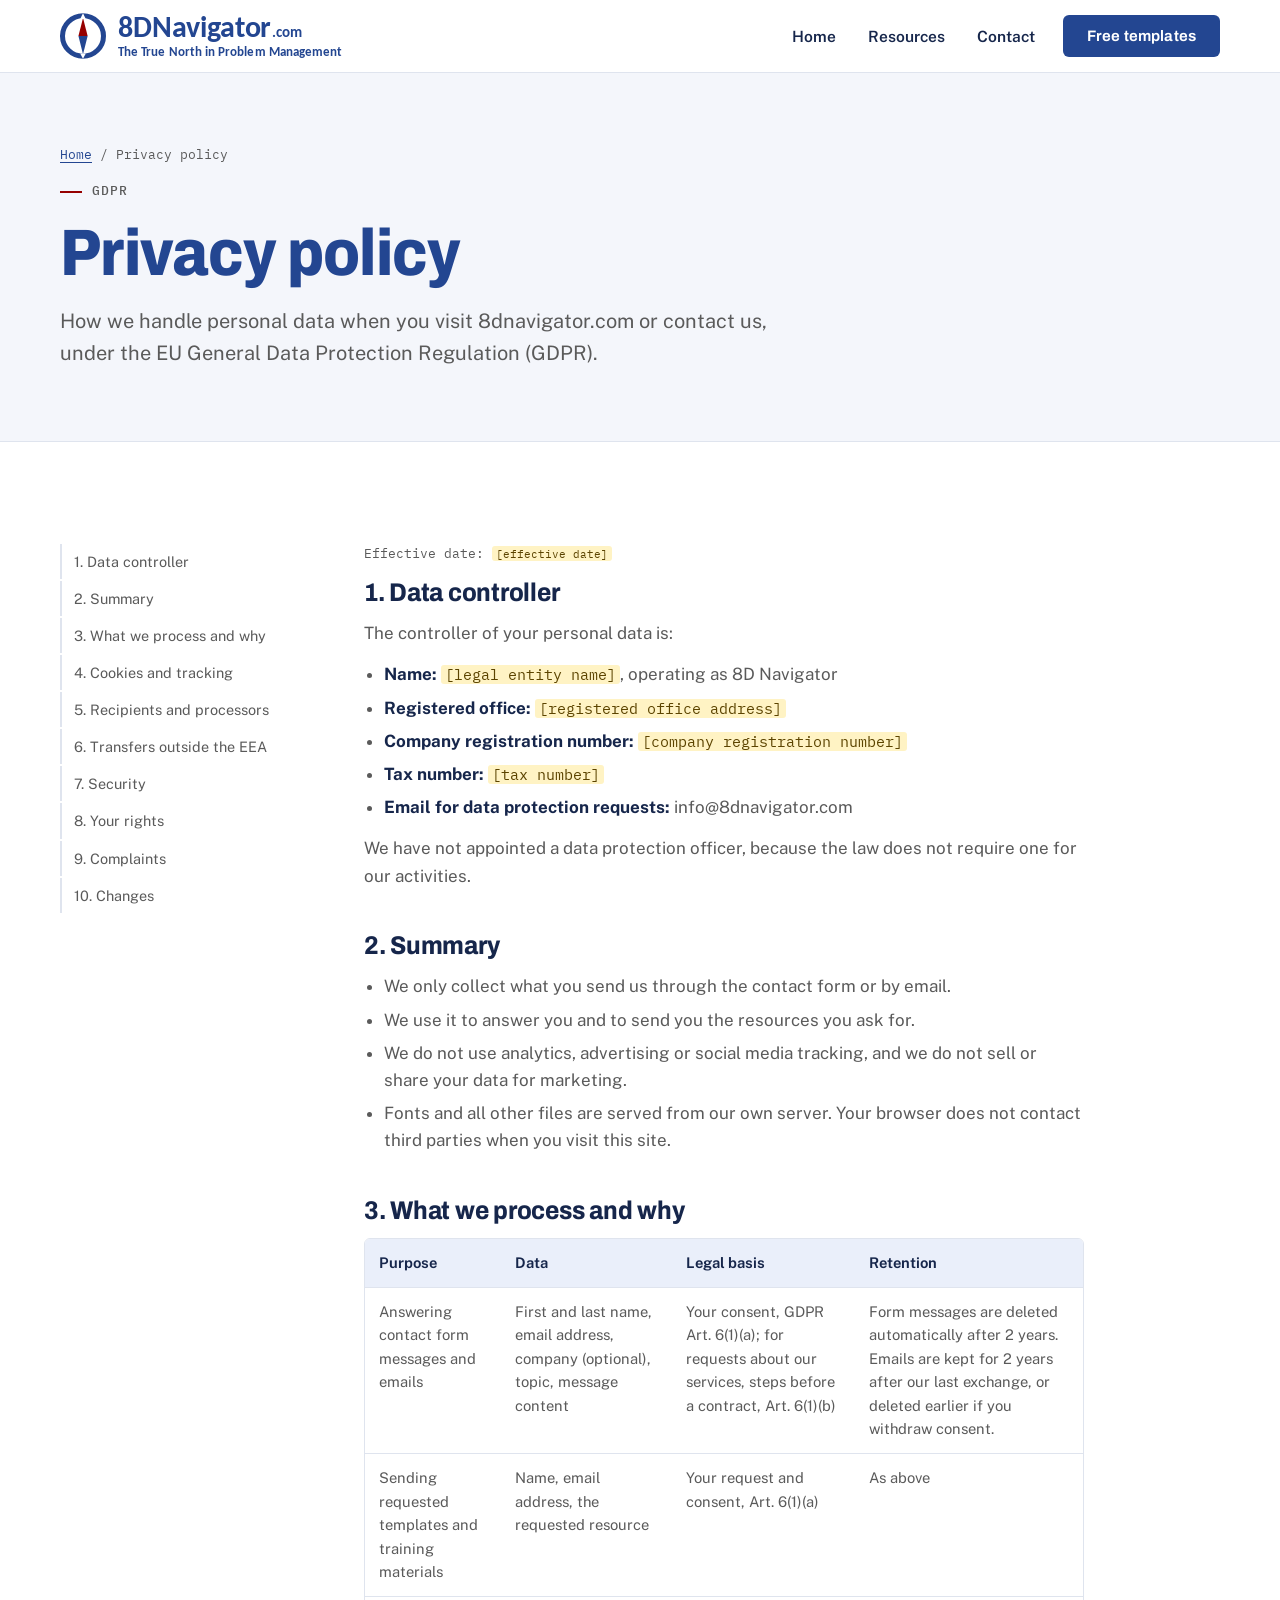
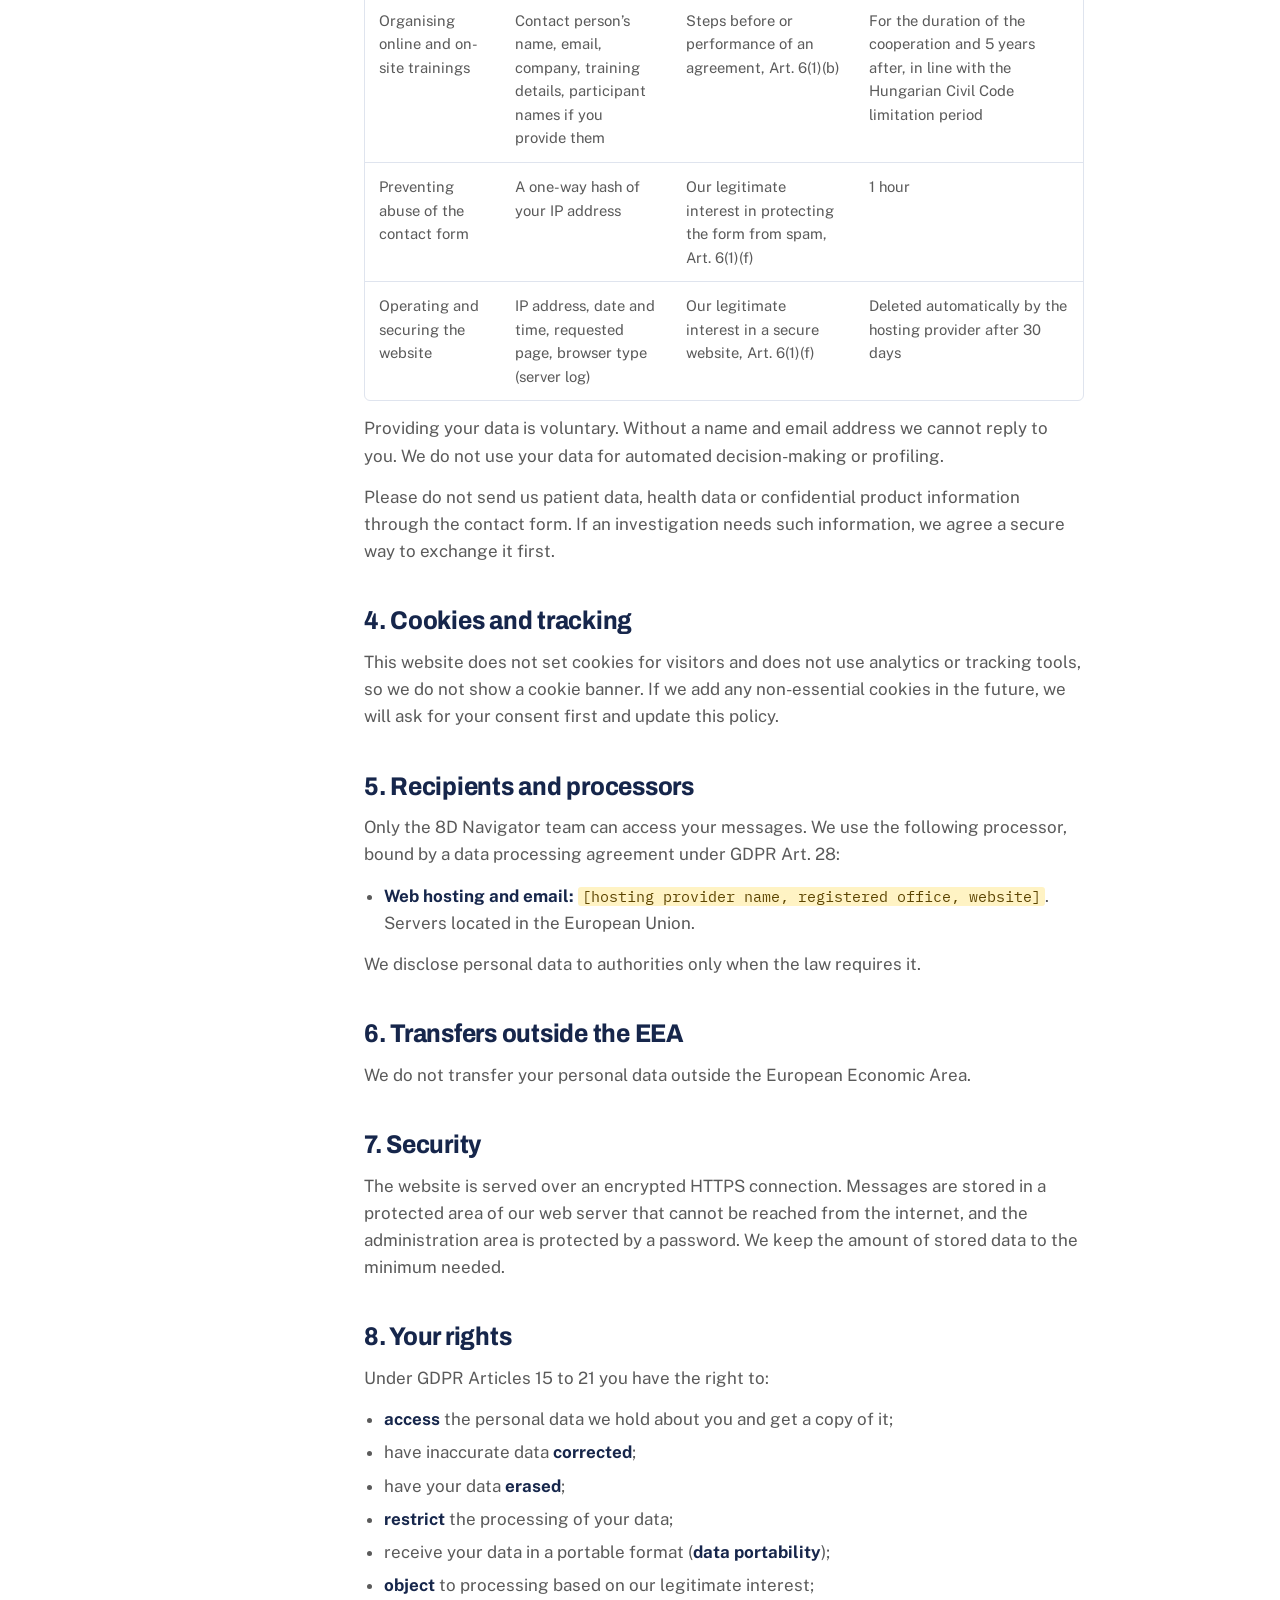
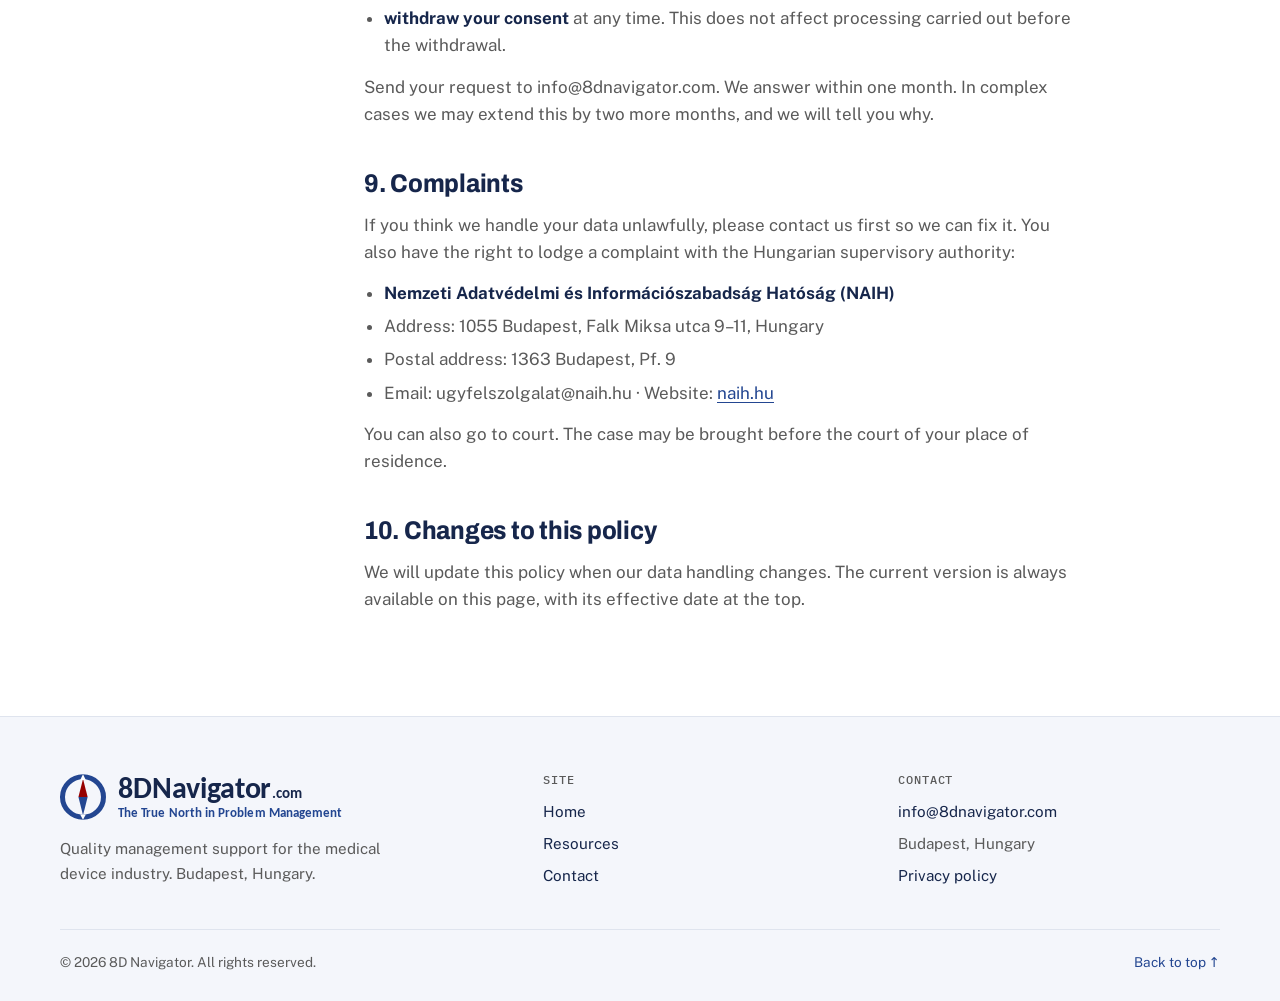
<file: weboldal/privacy.html>
<!doctype html>
<html lang="en">
<head>
<meta charset="utf-8">
<meta name="robots" content="noindex, nofollow">
<meta name="viewport" content="width=device-width, initial-scale=1, viewport-fit=cover">
<title>Privacy Policy · 8D Navigator</title>
<meta name="description" content="How 8D Navigator processes personal data under the GDPR.">
<link rel="canonical" href="https://8dnavigator.com/privacy.html">
<meta property="og:type" content="website">
<meta property="og:site_name" content="8D Navigator">
<meta property="og:title" content="Privacy Policy · 8D Navigator">
<meta property="og:description" content="How 8D Navigator processes personal data under the GDPR.">
<meta property="og:url" content="https://8dnavigator.com/privacy.html">
<meta property="og:image" content="https://8dnavigator.com/assets/hero.png">
<meta name="twitter:card" content="summary_large_image">
<meta name="theme-color" content="#ffffff">
<link rel="icon" href="assets/favicon.svg" type="image/svg+xml">
<link rel="preload" href="assets/fonts/archivo-latin.woff2" as="font" type="font/woff2" crossorigin>
<link rel="stylesheet" href="css/style.css">
</head>
<body>
<a class="skip" href="#main">Skip to content</a>

<header class="site-header">
  <div class="wrap">
    <a class="brand" href="index.html" aria-label="8D Navigator home"><svg viewBox="0 0 232.29 228.79" aria-hidden="true"><ellipse cx="116.14" cy="114.41" rx="116.14" ry="114.37" style="fill:var(--logo-disc,transparent)"/><ellipse cx="116.14" cy="114.41" rx="103.51" ry="101.73" fill="none" stroke="#234691" stroke-width="25.27"/><polygon points="93.09,114.56 116.33,23.06 139.58,114.56" fill="#960000"/><polygon points="93.04,114.49 139.52,114.49 116.28,205.98" fill="#234691"/><polygon points="101.97,28.02 116.14,0 130.32,28.02" style="fill:var(--logo-cut,#fff)"/><polygon points="101.99,202.24 130.29,202.24 116.14,228.79" style="fill:var(--logo-cut,#fff)"/></svg><span class="brand-text"><span class="brand-name">8DNavigator<small>.com</small></span><span class="brand-tag">The True North in Problem Management</span></span></a>    <button class="nav-toggle" type="button" aria-expanded="false" aria-controls="site-nav" aria-label="Open menu">
      <svg viewBox="0 0 24 24" fill="none" stroke="currentColor" stroke-width="2" stroke-linecap="round" aria-hidden="true"><path d="M4 7h16M4 12h16M4 17h16"/></svg>
    </button>
    <nav class="nav" id="site-nav" aria-label="Main">
      <a href="index.html">Home</a>
      <a href="resources.html">Resources</a>
      <a href="contact.html">Contact</a>
      <a class="btn btn--primary" href="resources.html">Free templates</a>
    </nav>
  </div>
</header>
<main id="main">
  <section class="page-hero" aria-labelledby="page-title">
    <div class="wrap">
      <span class="crumbs"><a href="index.html">Home</a> / Privacy policy</span>
      <span class="eyebrow">GDPR</span>
      <h1 id="page-title">Privacy policy</h1>
      <p>How we handle personal data when you visit 8dnavigator.com or contact us, under the EU General Data Protection Regulation (GDPR).</p>
    </div>
  </section>

  <section class="section">
    <div class="wrap legal">
      <nav aria-label="On this page">
        <a href="#controller">1. Data controller</a>
        <a href="#summary">2. Summary</a>
        <a href="#processing">3. What we process and why</a>
        <a href="#cookies">4. Cookies and tracking</a>
        <a href="#recipients">5. Recipients and processors</a>
        <a href="#transfers">6. Transfers outside the EEA</a>
        <a href="#security">7. Security</a>
        <a href="#rights">8. Your rights</a>
        <a href="#complaints">9. Complaints</a>
        <a href="#changes">10. Changes</a>
      </nav>

      <article>
        <p class="meta-line">Effective date: <span class="todo">[effective date]</span></p>

        <h2 id="controller">1. Data controller</h2>
        <p>The controller of your personal data is:</p>
        <ul>
          <li><strong>Name:</strong> <span class="todo">[legal entity name]</span>, operating as 8D Navigator</li>
          <li><strong>Registered office:</strong> <span class="todo">[registered office address]</span></li>
          <li><strong>Company registration number:</strong> <span class="todo">[company registration number]</span></li>
          <li><strong>Tax number:</strong> <span class="todo">[tax number]</span></li>
          <li><strong>Email for data protection requests:</strong> info@8dnavigator.com</li>
        </ul>
        <p>We have not appointed a data protection officer, because the law does not require one for our activities.</p>

        <h2 id="summary">2. Summary</h2>
        <ul>
          <li>We only collect what you send us through the contact form or by email.</li>
          <li>We use it to answer you and to send you the resources you ask for.</li>
          <li>We do not use analytics, advertising or social media tracking, and we do not sell or share your data for marketing.</li>
          <li>Fonts and all other files are served from our own server. Your browser does not contact third parties when you visit this site.</li>
        </ul>

        <h2 id="processing">3. What we process and why</h2>
        <div class="table-wrap">
          <table>
            <thead>
              <tr><th scope="col">Purpose</th><th scope="col">Data</th><th scope="col">Legal basis</th><th scope="col">Retention</th></tr>
            </thead>
            <tbody>
              <tr>
                <td>Answering contact form messages and emails</td>
                <td>First and last name, email address, company (optional), topic, message content</td>
                <td>Your consent, GDPR Art. 6(1)(a); for requests about our services, steps before a contract, Art. 6(1)(b)</td>
                <td>Form messages are deleted automatically after 2 years. Emails are kept for 2 years after our last exchange, or deleted earlier if you withdraw consent.</td>
              </tr>
              <tr>
                <td>Sending requested templates and training materials</td>
                <td>Name, email address, the requested resource</td>
                <td>Your request and consent, Art. 6(1)(a)</td>
                <td>As above</td>
              </tr>
              <tr>
                <td>Organising online and on-site trainings</td>
                <td>Contact person’s name, email, company, training details, participant names if you provide them</td>
                <td>Steps before or performance of an agreement, Art. 6(1)(b)</td>
                <td>For the duration of the cooperation and 5 years after, in line with the Hungarian Civil Code limitation period</td>
              </tr>
              <tr>
                <td>Preventing abuse of the contact form</td>
                <td>A one-way hash of your IP address</td>
                <td>Our legitimate interest in protecting the form from spam, Art. 6(1)(f)</td>
                <td>1 hour</td>
              </tr>
              <tr>
                <td>Operating and securing the website</td>
                <td>IP address, date and time, requested page, browser type (server log)</td>
                <td>Our legitimate interest in a secure website, Art. 6(1)(f)</td>
                <td>Deleted automatically by the hosting provider after 30 days</td>
              </tr>
            </tbody>
          </table>
        </div>
        <p>Providing your data is voluntary. Without a name and email address we cannot reply to you. We do not use your data for automated decision-making or profiling.</p>
        <p>Please do not send us patient data, health data or confidential product information through the contact form. If an investigation needs such information, we agree a secure way to exchange it first.</p>

        <h2 id="cookies">4. Cookies and tracking</h2>
        <p>This website does not set cookies for visitors and does not use analytics or tracking tools, so we do not show a cookie banner. If we add any non-essential cookies in the future, we will ask for your consent first and update this policy.</p>

        <h2 id="recipients">5. Recipients and processors</h2>
        <p>Only the 8D Navigator team can access your messages. We use the following processor, bound by a data processing agreement under GDPR Art. 28:</p>
        <ul>
          <li><strong>Web hosting and email:</strong> <span class="todo">[hosting provider name, registered office, website]</span>. Servers located in the European Union.</li>
        </ul>
        <p>We disclose personal data to authorities only when the law requires it.</p>

        <h2 id="transfers">6. Transfers outside the EEA</h2>
        <p>We do not transfer your personal data outside the European Economic Area.</p>

        <h2 id="security">7. Security</h2>
        <p>The website is served over an encrypted HTTPS connection. Messages are stored in a protected area of our web server that cannot be reached from the internet, and the administration area is protected by a password. We keep the amount of stored data to the minimum needed.</p>

        <h2 id="rights">8. Your rights</h2>
        <p>Under GDPR Articles 15 to 21 you have the right to:</p>
        <ul>
          <li><strong>access</strong> the personal data we hold about you and get a copy of it;</li>
          <li>have inaccurate data <strong>corrected</strong>;</li>
          <li>have your data <strong>erased</strong>;</li>
          <li><strong>restrict</strong> the processing of your data;</li>
          <li>receive your data in a portable format (<strong>data portability</strong>);</li>
          <li><strong>object</strong> to processing based on our legitimate interest;</li>
          <li><strong>withdraw your consent</strong> at any time. This does not affect processing carried out before the withdrawal.</li>
        </ul>
        <p>Send your request to info@8dnavigator.com. We answer within one month. In complex cases we may extend this by two more months, and we will tell you why.</p>

        <h2 id="complaints">9. Complaints</h2>
        <p>If you think we handle your data unlawfully, please contact us first so we can fix it. You also have the right to lodge a complaint with the Hungarian supervisory authority:</p>
        <ul>
          <li><strong>Nemzeti Adatvédelmi és Információszabadság Hatóság (NAIH)</strong></li>
          <li>Address: 1055 Budapest, Falk Miksa utca 9–11, Hungary</li>
          <li>Postal address: 1363 Budapest, Pf. 9</li>
          <li>Email: ugyfelszolgalat@naih.hu · Website: <a href="https://naih.hu" rel="noopener">naih.hu</a></li>
        </ul>
        <p>You can also go to court. The case may be brought before the court of your place of residence.</p>

        <h2 id="changes">10. Changes to this policy</h2>
        <p>We will update this policy when our data handling changes. The current version is always available on this page, with its effective date at the top.</p>
      </article>
    </div>
  </section>
</main>
<footer class="site-footer">
  <div class="wrap">
    <div class="footer-top">
      <div class="footer-about">
        <a class="brand" href="index.html" aria-label="8D Navigator home"><svg viewBox="0 0 232.29 228.79" aria-hidden="true"><ellipse cx="116.14" cy="114.41" rx="116.14" ry="114.37" style="fill:var(--logo-disc,transparent)"/><ellipse cx="116.14" cy="114.41" rx="103.51" ry="101.73" fill="none" stroke="#234691" stroke-width="25.27"/><polygon points="93.09,114.56 116.33,23.06 139.58,114.56" fill="#960000"/><polygon points="93.04,114.49 139.52,114.49 116.28,205.98" fill="#234691"/><polygon points="101.97,28.02 116.14,0 130.32,28.02" style="fill:var(--logo-cut,#fff)"/><polygon points="101.99,202.24 130.29,202.24 116.14,228.79" style="fill:var(--logo-cut,#fff)"/></svg><span class="brand-text"><span class="brand-name">8DNavigator<small>.com</small></span><span class="brand-tag">The True North in Problem Management</span></span></a>        <p>Quality management support for the medical device industry. Budapest, Hungary.</p>
      </div>
      <div>
        <h2>Site</h2>
        <ul>
          <li><a href="index.html">Home</a></li>
          <li><a href="resources.html">Resources</a></li>
          <li><a href="contact.html">Contact</a></li>
        </ul>
      </div>
      <div>
        <h2>Contact</h2>
        <ul>
          <li><a href="mailto:info@8dnavigator.com">info@8dnavigator.com</a></li>
          <li>Budapest, Hungary</li>
          <li><a href="privacy.html">Privacy policy</a></li>
        </ul>
      </div>
    </div>
    <div class="footer-bottom">
      <span>© 2026 8D Navigator. All rights reserved.</span>
      <button class="to-top" type="button" data-to-top>Back to top ↑</button>
    </div>
  </div>
</footer>
<script src="js/main.js"></script>
</body>
</html>
</file>
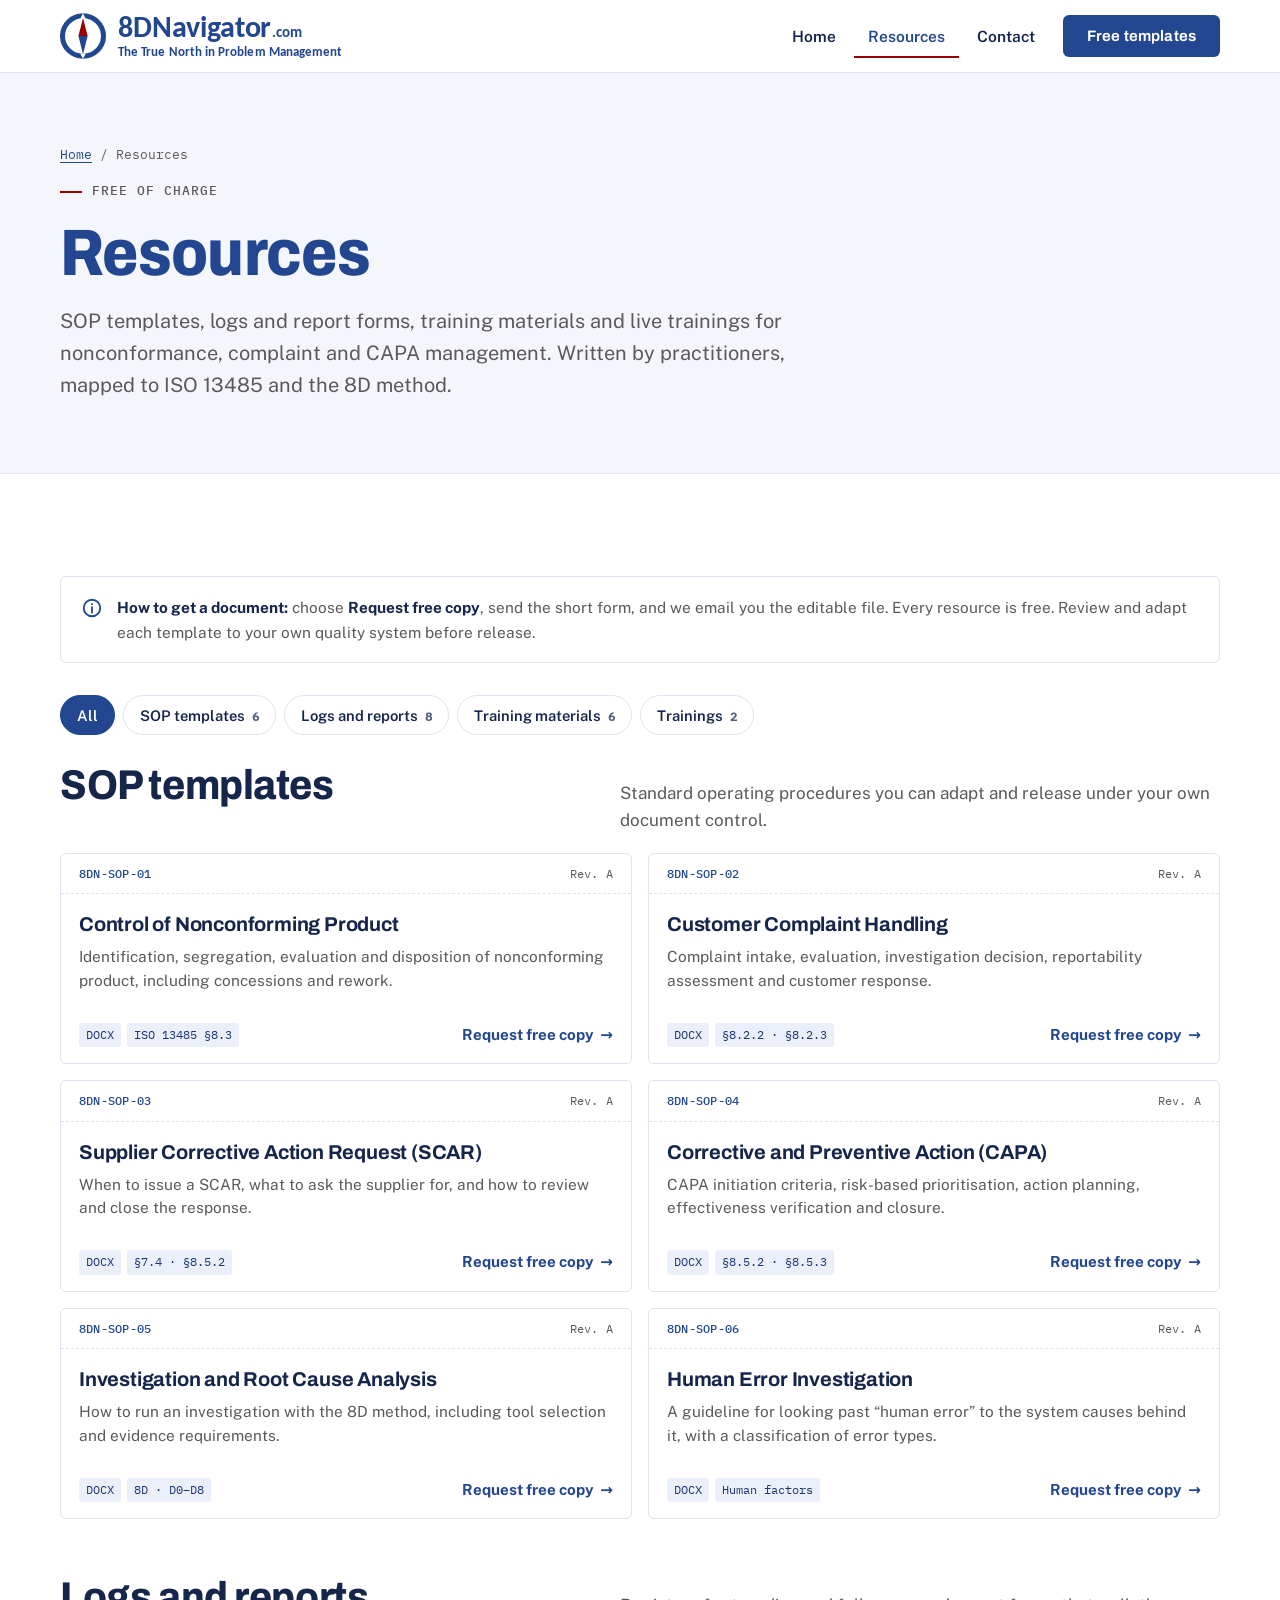
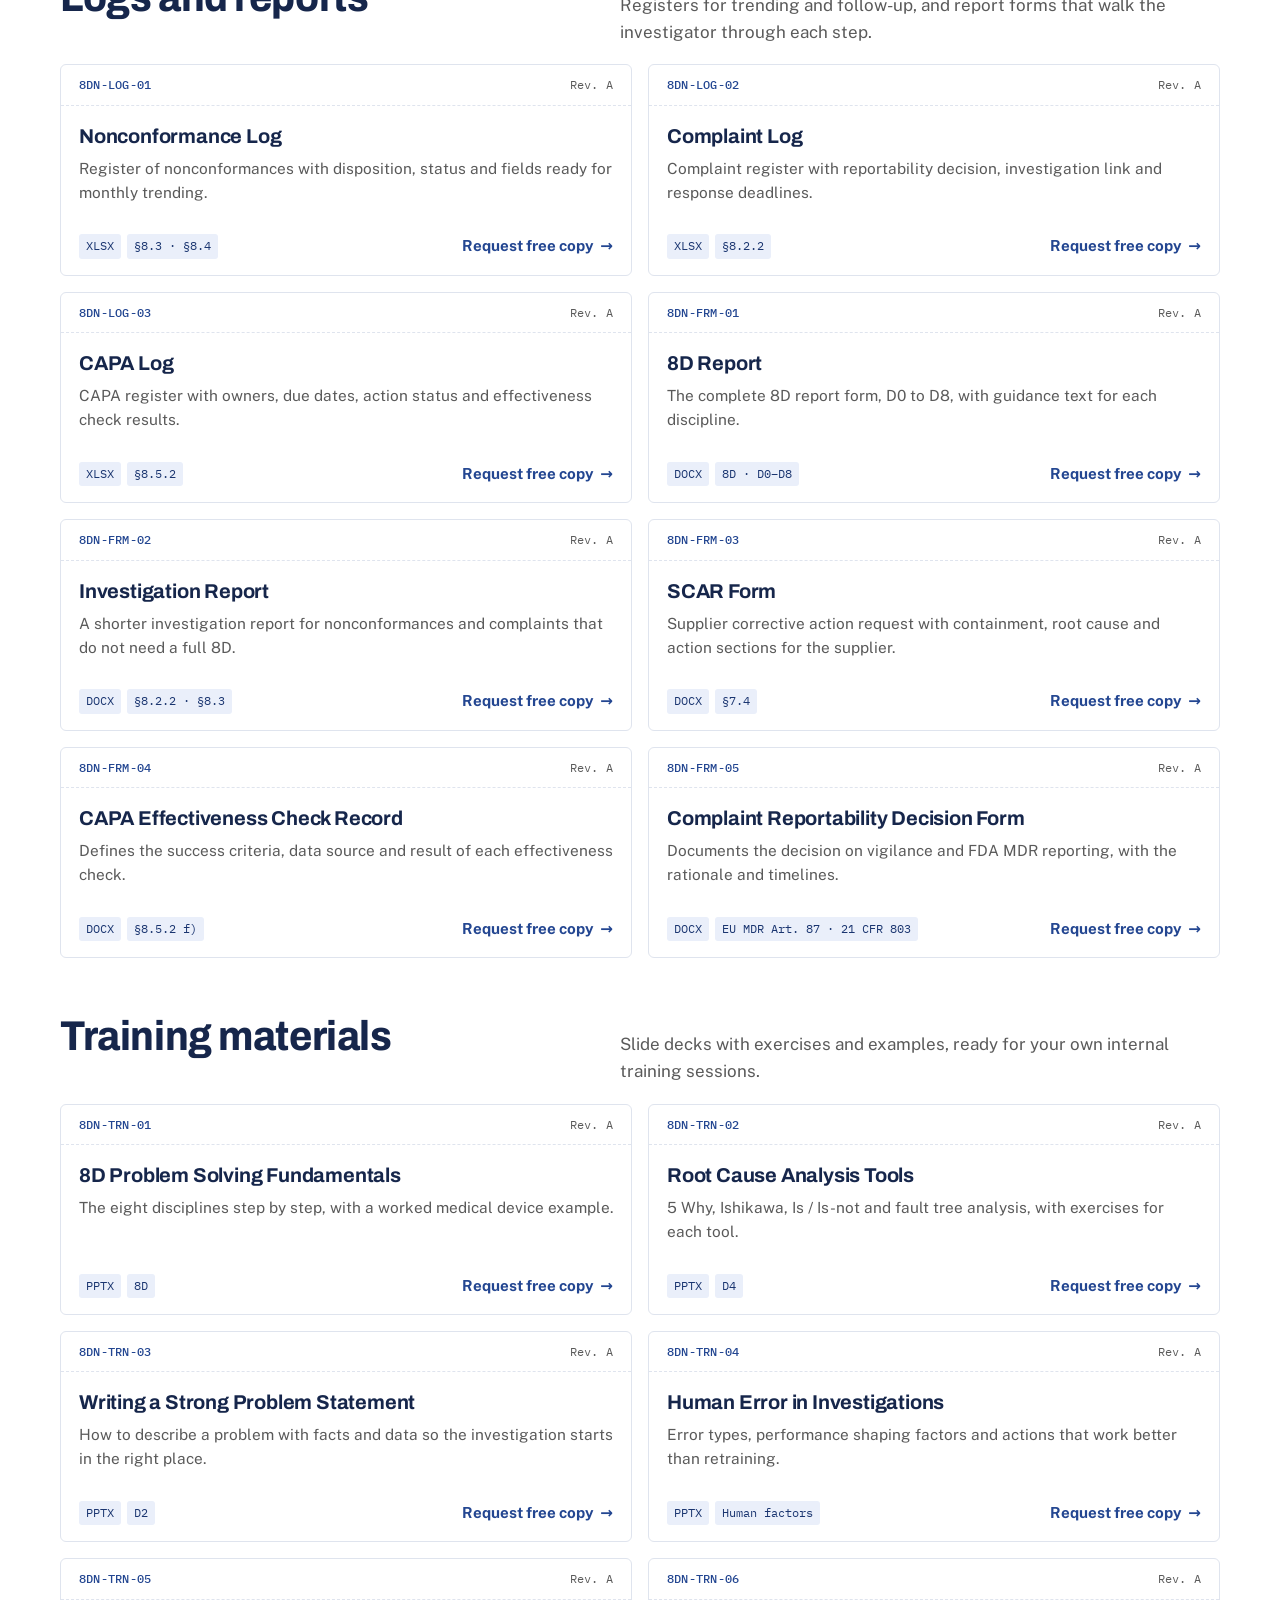
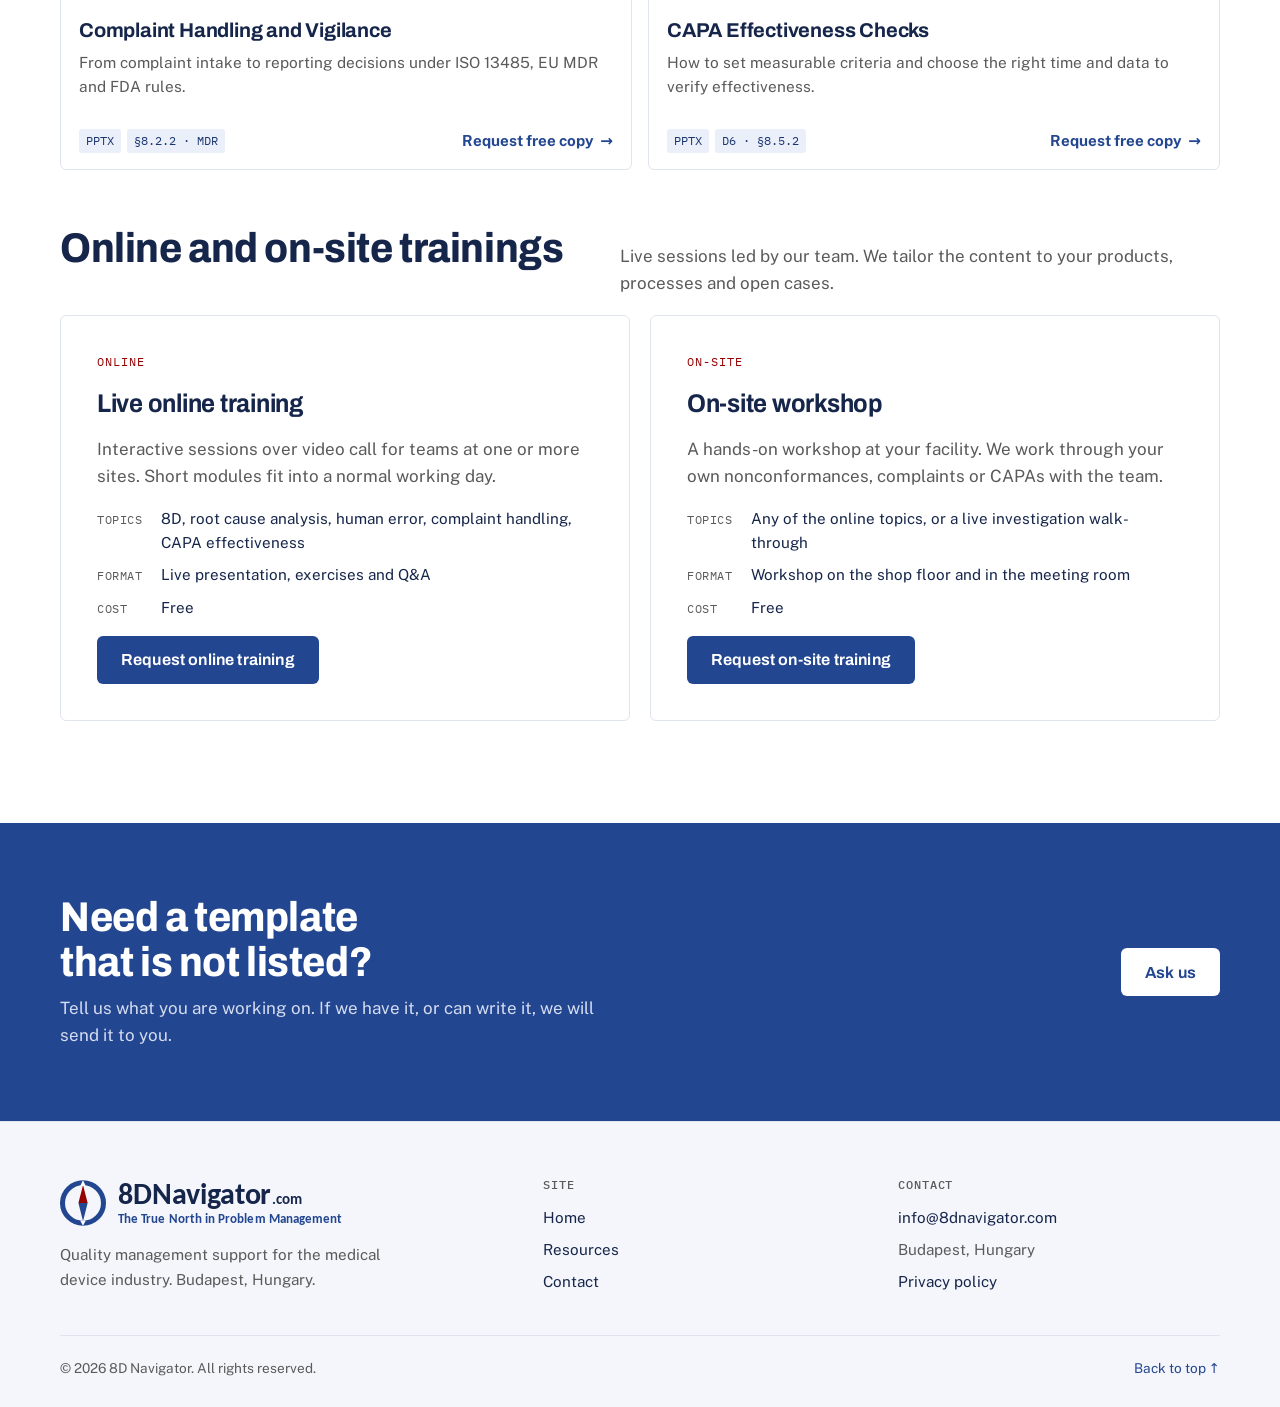
<file: weboldal/resources.html>
<!doctype html>
<html lang="en">
<head>
<meta charset="utf-8">
<meta name="robots" content="noindex, nofollow">
<meta name="viewport" content="width=device-width, initial-scale=1, viewport-fit=cover">
<title>Resources · 8D Navigator</title>
<meta name="description" content="Free SOP templates, logs, report forms, training materials and online or on-site trainings for nonconformance, complaint and CAPA management in the medical device industry.">
<link rel="canonical" href="https://8dnavigator.com/resources.html">
<meta property="og:type" content="website">
<meta property="og:site_name" content="8D Navigator">
<meta property="og:title" content="Resources · 8D Navigator">
<meta property="og:description" content="Free SOP templates, logs, report forms, training materials and online or on-site trainings for nonconformance, complaint and CAPA management in the medical device industry.">
<meta property="og:url" content="https://8dnavigator.com/resources.html">
<meta property="og:image" content="https://8dnavigator.com/assets/hero.png">
<meta name="twitter:card" content="summary_large_image">
<meta name="theme-color" content="#ffffff">
<link rel="icon" href="assets/favicon.svg" type="image/svg+xml">
<link rel="preload" href="assets/fonts/archivo-latin.woff2" as="font" type="font/woff2" crossorigin>
<link rel="stylesheet" href="css/style.css">
</head>
<body>
<a class="skip" href="#main">Skip to content</a>

<header class="site-header">
  <div class="wrap">
    <a class="brand" href="index.html" aria-label="8D Navigator home"><svg viewBox="0 0 232.29 228.79" aria-hidden="true"><ellipse cx="116.14" cy="114.41" rx="116.14" ry="114.37" style="fill:var(--logo-disc,transparent)"/><ellipse cx="116.14" cy="114.41" rx="103.51" ry="101.73" fill="none" stroke="#234691" stroke-width="25.27"/><polygon points="93.09,114.56 116.33,23.06 139.58,114.56" fill="#960000"/><polygon points="93.04,114.49 139.52,114.49 116.28,205.98" fill="#234691"/><polygon points="101.97,28.02 116.14,0 130.32,28.02" style="fill:var(--logo-cut,#fff)"/><polygon points="101.99,202.24 130.29,202.24 116.14,228.79" style="fill:var(--logo-cut,#fff)"/></svg><span class="brand-text"><span class="brand-name">8DNavigator<small>.com</small></span><span class="brand-tag">The True North in Problem Management</span></span></a>    <button class="nav-toggle" type="button" aria-expanded="false" aria-controls="site-nav" aria-label="Open menu">
      <svg viewBox="0 0 24 24" fill="none" stroke="currentColor" stroke-width="2" stroke-linecap="round" aria-hidden="true"><path d="M4 7h16M4 12h16M4 17h16"/></svg>
    </button>
    <nav class="nav" id="site-nav" aria-label="Main">
      <a href="index.html">Home</a>
      <a href="resources.html" aria-current="page">Resources</a>
      <a href="contact.html">Contact</a>
      <a class="btn btn--primary" href="resources.html">Free templates</a>
    </nav>
  </div>
</header>
<main id="main">
  <section class="page-hero" aria-labelledby="page-title">
    <div class="wrap">
      <span class="crumbs"><a href="index.html">Home</a> / Resources</span>
      <span class="eyebrow">Free of charge</span>
      <h1 id="page-title">Resources</h1>
      <p>SOP templates, logs and report forms, training materials and live trainings for nonconformance, complaint and CAPA management. Written by practitioners, mapped to ISO 13485 and the 8D method.</p>
    </div>
  </section>

  <section class="section">
    <div class="wrap">
      <div class="note" style="margin-bottom:32px">
        <svg viewBox="0 0 24 24" fill="none" stroke="currentColor" stroke-width="2" stroke-linecap="round" stroke-linejoin="round" aria-hidden="true"><circle cx="12" cy="12" r="9"/><path d="M12 11v6M12 7.5v.5"/></svg>        <p><strong>How to get a document:</strong> choose <strong>Request free copy</strong>, send the short form, and we email you the editable file. Every resource is free. Review and adapt each template to your own quality system before release.</p>
      </div>

      <div class="filters" role="group" aria-label="Filter resources">
        <button class="chip" type="button" data-filter="all" aria-pressed="true">All</button>
        <button class="chip" type="button" data-filter="templates" aria-pressed="false">SOP templates <span class="n">6</span></button>
        <button class="chip" type="button" data-filter="logs" aria-pressed="false">Logs and reports <span class="n">8</span></button>
        <button class="chip" type="button" data-filter="materials" aria-pressed="false">Training materials <span class="n">6</span></button>
        <button class="chip" type="button" data-filter="trainings" aria-pressed="false">Trainings <span class="n">2</span></button>
      </div>

      <div class="res-group" id="templates" data-group="templates">
        <header>
          <h2>SOP templates</h2>
          <p>Standard operating procedures you can adapt and release under your own document control.</p>
        </header>
        <div class="doc-list">
          <article class="doc">
            <div class="doc-head"><span class="id">8DN-SOP-01</span><span>Rev. A</span></div>
            <div class="doc-body"><h3>Control of Nonconforming Product</h3><p>Identification, segregation, evaluation and disposition of nonconforming product, including concessions and rework.</p></div>
            <div class="doc-foot">
              <div class="doc-meta"><span>DOCX</span><span>ISO 13485 §8.3</span></div>
              <a href="contact.html?topic=8DN-SOP-01%20Control%20of%20Nonconforming%20Product">Request free copy <span aria-hidden="true">→</span></a>
            </div>
          </article>
          <article class="doc">
            <div class="doc-head"><span class="id">8DN-SOP-02</span><span>Rev. A</span></div>
            <div class="doc-body"><h3>Customer Complaint Handling</h3><p>Complaint intake, evaluation, investigation decision, reportability assessment and customer response.</p></div>
            <div class="doc-foot">
              <div class="doc-meta"><span>DOCX</span><span>§8.2.2 · §8.2.3</span></div>
              <a href="contact.html?topic=8DN-SOP-02%20Customer%20Complaint%20Handling">Request free copy <span aria-hidden="true">→</span></a>
            </div>
          </article>
          <article class="doc">
            <div class="doc-head"><span class="id">8DN-SOP-03</span><span>Rev. A</span></div>
            <div class="doc-body"><h3>Supplier Corrective Action Request (SCAR)</h3><p>When to issue a SCAR, what to ask the supplier for, and how to review and close the response.</p></div>
            <div class="doc-foot">
              <div class="doc-meta"><span>DOCX</span><span>§7.4 · §8.5.2</span></div>
              <a href="contact.html?topic=8DN-SOP-03%20Supplier%20Corrective%20Action%20Request%20%28SCAR%29">Request free copy <span aria-hidden="true">→</span></a>
            </div>
          </article>
          <article class="doc">
            <div class="doc-head"><span class="id">8DN-SOP-04</span><span>Rev. A</span></div>
            <div class="doc-body"><h3>Corrective and Preventive Action (CAPA)</h3><p>CAPA initiation criteria, risk-based prioritisation, action planning, effectiveness verification and closure.</p></div>
            <div class="doc-foot">
              <div class="doc-meta"><span>DOCX</span><span>§8.5.2 · §8.5.3</span></div>
              <a href="contact.html?topic=8DN-SOP-04%20Corrective%20and%20Preventive%20Action%20%28CAPA%29">Request free copy <span aria-hidden="true">→</span></a>
            </div>
          </article>
          <article class="doc">
            <div class="doc-head"><span class="id">8DN-SOP-05</span><span>Rev. A</span></div>
            <div class="doc-body"><h3>Investigation and Root Cause Analysis</h3><p>How to run an investigation with the 8D method, including tool selection and evidence requirements.</p></div>
            <div class="doc-foot">
              <div class="doc-meta"><span>DOCX</span><span>8D · D0–D8</span></div>
              <a href="contact.html?topic=8DN-SOP-05%20Investigation%20and%20Root%20Cause%20Analysis">Request free copy <span aria-hidden="true">→</span></a>
            </div>
          </article>
          <article class="doc">
            <div class="doc-head"><span class="id">8DN-SOP-06</span><span>Rev. A</span></div>
            <div class="doc-body"><h3>Human Error Investigation</h3><p>A guideline for looking past “human error” to the system causes behind it, with a classification of error types.</p></div>
            <div class="doc-foot">
              <div class="doc-meta"><span>DOCX</span><span>Human factors</span></div>
              <a href="contact.html?topic=8DN-SOP-06%20Human%20Error%20Investigation">Request free copy <span aria-hidden="true">→</span></a>
            </div>
          </article>
        </div>
      </div>
      <div class="res-group" id="logs" data-group="logs">
        <header>
          <h2>Logs and reports</h2>
          <p>Registers for trending and follow-up, and report forms that walk the investigator through each step.</p>
        </header>
        <div class="doc-list">
          <article class="doc">
            <div class="doc-head"><span class="id">8DN-LOG-01</span><span>Rev. A</span></div>
            <div class="doc-body"><h3>Nonconformance Log</h3><p>Register of nonconformances with disposition, status and fields ready for monthly trending.</p></div>
            <div class="doc-foot">
              <div class="doc-meta"><span>XLSX</span><span>§8.3 · §8.4</span></div>
              <a href="contact.html?topic=8DN-LOG-01%20Nonconformance%20Log">Request free copy <span aria-hidden="true">→</span></a>
            </div>
          </article>
          <article class="doc">
            <div class="doc-head"><span class="id">8DN-LOG-02</span><span>Rev. A</span></div>
            <div class="doc-body"><h3>Complaint Log</h3><p>Complaint register with reportability decision, investigation link and response deadlines.</p></div>
            <div class="doc-foot">
              <div class="doc-meta"><span>XLSX</span><span>§8.2.2</span></div>
              <a href="contact.html?topic=8DN-LOG-02%20Complaint%20Log">Request free copy <span aria-hidden="true">→</span></a>
            </div>
          </article>
          <article class="doc">
            <div class="doc-head"><span class="id">8DN-LOG-03</span><span>Rev. A</span></div>
            <div class="doc-body"><h3>CAPA Log</h3><p>CAPA register with owners, due dates, action status and effectiveness check results.</p></div>
            <div class="doc-foot">
              <div class="doc-meta"><span>XLSX</span><span>§8.5.2</span></div>
              <a href="contact.html?topic=8DN-LOG-03%20CAPA%20Log">Request free copy <span aria-hidden="true">→</span></a>
            </div>
          </article>
          <article class="doc">
            <div class="doc-head"><span class="id">8DN-FRM-01</span><span>Rev. A</span></div>
            <div class="doc-body"><h3>8D Report</h3><p>The complete 8D report form, D0 to D8, with guidance text for each discipline.</p></div>
            <div class="doc-foot">
              <div class="doc-meta"><span>DOCX</span><span>8D · D0–D8</span></div>
              <a href="contact.html?topic=8DN-FRM-01%208D%20Report">Request free copy <span aria-hidden="true">→</span></a>
            </div>
          </article>
          <article class="doc">
            <div class="doc-head"><span class="id">8DN-FRM-02</span><span>Rev. A</span></div>
            <div class="doc-body"><h3>Investigation Report</h3><p>A shorter investigation report for nonconformances and complaints that do not need a full 8D.</p></div>
            <div class="doc-foot">
              <div class="doc-meta"><span>DOCX</span><span>§8.2.2 · §8.3</span></div>
              <a href="contact.html?topic=8DN-FRM-02%20Investigation%20Report">Request free copy <span aria-hidden="true">→</span></a>
            </div>
          </article>
          <article class="doc">
            <div class="doc-head"><span class="id">8DN-FRM-03</span><span>Rev. A</span></div>
            <div class="doc-body"><h3>SCAR Form</h3><p>Supplier corrective action request with containment, root cause and action sections for the supplier.</p></div>
            <div class="doc-foot">
              <div class="doc-meta"><span>DOCX</span><span>§7.4</span></div>
              <a href="contact.html?topic=8DN-FRM-03%20SCAR%20Form">Request free copy <span aria-hidden="true">→</span></a>
            </div>
          </article>
          <article class="doc">
            <div class="doc-head"><span class="id">8DN-FRM-04</span><span>Rev. A</span></div>
            <div class="doc-body"><h3>CAPA Effectiveness Check Record</h3><p>Defines the success criteria, data source and result of each effectiveness check.</p></div>
            <div class="doc-foot">
              <div class="doc-meta"><span>DOCX</span><span>§8.5.2 f)</span></div>
              <a href="contact.html?topic=8DN-FRM-04%20CAPA%20Effectiveness%20Check%20Record">Request free copy <span aria-hidden="true">→</span></a>
            </div>
          </article>
          <article class="doc">
            <div class="doc-head"><span class="id">8DN-FRM-05</span><span>Rev. A</span></div>
            <div class="doc-body"><h3>Complaint Reportability Decision Form</h3><p>Documents the decision on vigilance and FDA MDR reporting, with the rationale and timelines.</p></div>
            <div class="doc-foot">
              <div class="doc-meta"><span>DOCX</span><span>EU MDR Art. 87 · 21 CFR 803</span></div>
              <a href="contact.html?topic=8DN-FRM-05%20Complaint%20Reportability%20Decision%20Form">Request free copy <span aria-hidden="true">→</span></a>
            </div>
          </article>
        </div>
      </div>
      <div class="res-group" id="training-materials" data-group="materials">
        <header>
          <h2>Training materials</h2>
          <p>Slide decks with exercises and examples, ready for your own internal training sessions.</p>
        </header>
        <div class="doc-list">
          <article class="doc">
            <div class="doc-head"><span class="id">8DN-TRN-01</span><span>Rev. A</span></div>
            <div class="doc-body"><h3>8D Problem Solving Fundamentals</h3><p>The eight disciplines step by step, with a worked medical device example.</p></div>
            <div class="doc-foot">
              <div class="doc-meta"><span>PPTX</span><span>8D</span></div>
              <a href="contact.html?topic=8DN-TRN-01%208D%20Problem%20Solving%20Fundamentals">Request free copy <span aria-hidden="true">→</span></a>
            </div>
          </article>
          <article class="doc">
            <div class="doc-head"><span class="id">8DN-TRN-02</span><span>Rev. A</span></div>
            <div class="doc-body"><h3>Root Cause Analysis Tools</h3><p>5 Why, Ishikawa, Is / Is-not and fault tree analysis, with exercises for each tool.</p></div>
            <div class="doc-foot">
              <div class="doc-meta"><span>PPTX</span><span>D4</span></div>
              <a href="contact.html?topic=8DN-TRN-02%20Root%20Cause%20Analysis%20Tools">Request free copy <span aria-hidden="true">→</span></a>
            </div>
          </article>
          <article class="doc">
            <div class="doc-head"><span class="id">8DN-TRN-03</span><span>Rev. A</span></div>
            <div class="doc-body"><h3>Writing a Strong Problem Statement</h3><p>How to describe a problem with facts and data so the investigation starts in the right place.</p></div>
            <div class="doc-foot">
              <div class="doc-meta"><span>PPTX</span><span>D2</span></div>
              <a href="contact.html?topic=8DN-TRN-03%20Writing%20a%20Strong%20Problem%20Statement">Request free copy <span aria-hidden="true">→</span></a>
            </div>
          </article>
          <article class="doc">
            <div class="doc-head"><span class="id">8DN-TRN-04</span><span>Rev. A</span></div>
            <div class="doc-body"><h3>Human Error in Investigations</h3><p>Error types, performance shaping factors and actions that work better than retraining.</p></div>
            <div class="doc-foot">
              <div class="doc-meta"><span>PPTX</span><span>Human factors</span></div>
              <a href="contact.html?topic=8DN-TRN-04%20Human%20Error%20in%20Investigations">Request free copy <span aria-hidden="true">→</span></a>
            </div>
          </article>
          <article class="doc">
            <div class="doc-head"><span class="id">8DN-TRN-05</span><span>Rev. A</span></div>
            <div class="doc-body"><h3>Complaint Handling and Vigilance</h3><p>From complaint intake to reporting decisions under ISO 13485, EU MDR and FDA rules.</p></div>
            <div class="doc-foot">
              <div class="doc-meta"><span>PPTX</span><span>§8.2.2 · MDR</span></div>
              <a href="contact.html?topic=8DN-TRN-05%20Complaint%20Handling%20and%20Vigilance">Request free copy <span aria-hidden="true">→</span></a>
            </div>
          </article>
          <article class="doc">
            <div class="doc-head"><span class="id">8DN-TRN-06</span><span>Rev. A</span></div>
            <div class="doc-body"><h3>CAPA Effectiveness Checks</h3><p>How to set measurable criteria and choose the right time and data to verify effectiveness.</p></div>
            <div class="doc-foot">
              <div class="doc-meta"><span>PPTX</span><span>D6 · §8.5.2</span></div>
              <a href="contact.html?topic=8DN-TRN-06%20CAPA%20Effectiveness%20Checks">Request free copy <span aria-hidden="true">→</span></a>
            </div>
          </article>
        </div>
      </div>

      <div class="res-group" id="trainings" data-group="trainings">
        <header>
          <h2>Online and on-site trainings</h2>
          <p>Live sessions led by our team. We tailor the content to your products, processes and open cases.</p>
        </header>
        <div class="training-grid">
          <article class="training">
            <span class="kicker">Online</span>
            <h3>Live online training</h3>
            <p>Interactive sessions over video call for teams at one or more sites. Short modules fit into a normal working day.</p>
            <dl>
              <dt>Topics</dt><dd>8D, root cause analysis, human error, complaint handling, CAPA effectiveness</dd>
              <dt>Format</dt><dd>Live presentation, exercises and Q&amp;A</dd>
              <dt>Cost</dt><dd>Free</dd>
            </dl>
            <a class="btn btn--brand" href="contact.html?topic=training-online">Request online training</a>
          </article>
          <article class="training">
            <span class="kicker">On-site</span>
            <h3>On-site workshop</h3>
            <p>A hands-on workshop at your facility. We work through your own nonconformances, complaints or CAPAs with the team.</p>
            <dl>
              <dt>Topics</dt><dd>Any of the online topics, or a live investigation walk-through</dd>
              <dt>Format</dt><dd>Workshop on the shop floor and in the meeting room</dd>
              <dt>Cost</dt><dd>Free</dd>
            </dl>
            <a class="btn btn--brand" href="contact.html?topic=training-onsite">Request on-site training</a>
          </article>
        </div>
      </div>
    </div>
  </section>

  <section class="cta-band" aria-labelledby="cta-title">
    <div class="wrap">
      <div>
        <h2 id="cta-title">Need a template that is not listed?</h2>
        <p>Tell us what you are working on. If we have it, or can write it, we will send it to you.</p>
      </div>
      <a class="btn btn--brand" href="contact.html?topic=resource">Ask us</a>
    </div>
  </section>
</main>
<footer class="site-footer">
  <div class="wrap">
    <div class="footer-top">
      <div class="footer-about">
        <a class="brand" href="index.html" aria-label="8D Navigator home"><svg viewBox="0 0 232.29 228.79" aria-hidden="true"><ellipse cx="116.14" cy="114.41" rx="116.14" ry="114.37" style="fill:var(--logo-disc,transparent)"/><ellipse cx="116.14" cy="114.41" rx="103.51" ry="101.73" fill="none" stroke="#234691" stroke-width="25.27"/><polygon points="93.09,114.56 116.33,23.06 139.58,114.56" fill="#960000"/><polygon points="93.04,114.49 139.52,114.49 116.28,205.98" fill="#234691"/><polygon points="101.97,28.02 116.14,0 130.32,28.02" style="fill:var(--logo-cut,#fff)"/><polygon points="101.99,202.24 130.29,202.24 116.14,228.79" style="fill:var(--logo-cut,#fff)"/></svg><span class="brand-text"><span class="brand-name">8DNavigator<small>.com</small></span><span class="brand-tag">The True North in Problem Management</span></span></a>        <p>Quality management support for the medical device industry. Budapest, Hungary.</p>
      </div>
      <div>
        <h2>Site</h2>
        <ul>
          <li><a href="index.html">Home</a></li>
          <li><a href="resources.html">Resources</a></li>
          <li><a href="contact.html">Contact</a></li>
        </ul>
      </div>
      <div>
        <h2>Contact</h2>
        <ul>
          <li><a href="mailto:info@8dnavigator.com">info@8dnavigator.com</a></li>
          <li>Budapest, Hungary</li>
          <li><a href="privacy.html">Privacy policy</a></li>
        </ul>
      </div>
    </div>
    <div class="footer-bottom">
      <span>© 2026 8D Navigator. All rights reserved.</span>
      <button class="to-top" type="button" data-to-top>Back to top ↑</button>
    </div>
  </div>
</footer>
<script src="js/main.js"></script>
</body>
</html>
</file>
<file: koszonto.css>
/* Birthday greeting: the website's own brand colours (navy, red, teal) on white. */
@font-face { font-family: "Archivo"; font-weight: 500 800; font-stretch: 62% 125%; font-display: swap; src: url("weboldal/assets/fonts/archivo-latin-ext.woff2") format("woff2"); unicode-range: U+0100-02BA, U+1E00-1EFF; }
@font-face { font-family: "Archivo"; font-weight: 500 800; font-stretch: 62% 125%; font-display: swap; src: url("weboldal/assets/fonts/archivo-latin.woff2") format("woff2"); unicode-range: U+0000-00FF, U+2000-206F; }
@font-face { font-family: "Public Sans"; font-weight: 400 700; font-display: swap; src: url("weboldal/assets/fonts/publicsans-latin-ext.woff2") format("woff2"); unicode-range: U+0100-02BA, U+1E00-1EFF; }
@font-face { font-family: "Public Sans"; font-weight: 400 700; font-display: swap; src: url("weboldal/assets/fonts/publicsans-latin.woff2") format("woff2"); unicode-range: U+0000-00FF, U+2000-206F; }

:root {
  --navy: #234691; --red: #960000; --teal: #058282;
  --ink: #16264b; --muted: #5a5a5a; --line: #dfe4ee; --band: #f4f6fb; --bg: #ffffff;
  color-scheme: light;
}
* { box-sizing: border-box; }
body { margin: 0; background: var(--bg); color: var(--ink); font: 400 1.0625rem/1.65 "Public Sans", system-ui, "Segoe UI", sans-serif; -webkit-font-smoothing: antialiased; }
a { color: var(--navy); text-underline-offset: 3px; }
:focus-visible { outline: 3px solid var(--red); outline-offset: 3px; }
.wrap { max-width: 760px; margin: 0 auto; padding: 24px max(20px, env(safe-area-inset-right, 0px)) 72px max(20px, env(safe-area-inset-left, 0px)); }
.lang { text-align: right; margin: 0; font-size: .9rem; }

.head { text-align: center; padding: 24px 0 8px; }
.mark { width: 64px; height: 64px; }
.for { margin: 14px 0 0; color: var(--muted); letter-spacing: .14em; text-transform: uppercase; font-size: .82rem; font-weight: 600; }
h1 { margin: 10px 0 0; font-family: "Archivo", "Arial Narrow", sans-serif; font-weight: 800; font-stretch: 90%; color: var(--navy); font-size: clamp(2rem, 1.3rem + 3.4vw, 3.2rem); line-height: 1.05; text-wrap: balance; }
.sixty { display: block; font-size: clamp(5.5rem, 3rem + 12vw, 9rem); line-height: .9; color: var(--red); font-stretch: 75%; letter-spacing: -.02em; }

.letter { margin: 36px auto 0; padding: 28px clamp(20px, 5vw, 44px); border: 1px solid var(--line); border-top: 4px solid var(--navy); border-radius: 8px; background: var(--bg); max-width: 640px; }
.letter p { margin: 0 0 16px; }
.letter .sign { margin: 22px 0 0; font-weight: 600; }

.gifts { display: grid; gap: 16px; margin-top: 40px; }
.gift { background: var(--band); border: 1px solid var(--line); border-radius: 8px; padding: 24px clamp(20px, 4vw, 32px); display: grid; gap: 10px; justify-items: start; }
.kicker { font-size: .78rem; font-weight: 700; letter-spacing: .1em; text-transform: uppercase; color: var(--teal); }
.gift h2 { margin: 0; font-family: "Archivo", "Arial Narrow", sans-serif; font-weight: 750; font-stretch: 92%; font-size: 1.5rem; line-height: 1.15; color: var(--ink); }
.gift p { margin: 0; color: var(--muted); }
.btn { display: inline-flex; align-items: center; min-height: 48px; padding: 0 22px; margin-top: 6px; border-radius: 6px; background: var(--navy); color: #fff; font-weight: 700; text-decoration: none; }
.btn:hover { background: #1a3570; color: #fff; }
.files { margin: 4px 0 0; padding-left: 20px; }
.note { font-size: .93rem; }
</file>
<file: weboldal/css/style.css>
/* 8D Navigator: controlled-document precision meets compass navigation.
   Layout: navy hero band, then cool paper sections on a 1200px grid; D0–D8 route is the signature element. */

@font-face { font-family: "Archivo"; font-style: normal; font-weight: 500 800; font-stretch: 62% 125%; font-display: swap;
  src: url("../assets/fonts/archivo-latin-ext.woff2") format("woff2");
  unicode-range: U+0100-02BA, U+02BD-02C5, U+02C7-02CC, U+02CE-02D7, U+02DD-02FF, U+0304, U+0308, U+0329, U+1D00-1DBF, U+1E00-1E9F, U+1EF2-1EFF, U+2020, U+20A0-20AB, U+20AD-20C0, U+2113, U+2C60-2C7F, U+A720-A7FF; }
@font-face { font-family: "Archivo"; font-style: normal; font-weight: 500 800; font-stretch: 62% 125%; font-display: swap;
  src: url("../assets/fonts/archivo-latin.woff2") format("woff2");
  unicode-range: U+0000-00FF, U+0131, U+0152-0153, U+02BB-02BC, U+02C6, U+02DA, U+02DC, U+0304, U+0308, U+0329, U+2000-206F, U+20AC, U+2122, U+2191, U+2193, U+2212, U+2215, U+FEFF, U+FFFD; }
@font-face { font-family: "Public Sans"; font-style: normal; font-weight: 400 700; font-display: swap;
  src: url("../assets/fonts/publicsans-latin-ext.woff2") format("woff2");
  unicode-range: U+0100-02BA, U+02BD-02C5, U+02C7-02CC, U+02CE-02D7, U+02DD-02FF, U+0304, U+0308, U+0329, U+1D00-1DBF, U+1E00-1E9F, U+1EF2-1EFF, U+2020, U+20A0-20AB, U+20AD-20C0, U+2113, U+2C60-2C7F, U+A720-A7FF; }
@font-face { font-family: "Public Sans"; font-style: normal; font-weight: 400 700; font-display: swap;
  src: url("../assets/fonts/publicsans-latin.woff2") format("woff2");
  unicode-range: U+0000-00FF, U+0131, U+0152-0153, U+02BB-02BC, U+02C6, U+02DA, U+02DC, U+0304, U+0308, U+0329, U+2000-206F, U+20AC, U+2122, U+2191, U+2193, U+2212, U+2215, U+FEFF, U+FFFD; }
@font-face { font-family: "IBM Plex Mono"; font-style: normal; font-weight: 400; font-display: swap;
  src: url("../assets/fonts/plexmono-400-latin.woff2") format("woff2"); }
@font-face { font-family: "IBM Plex Mono"; font-style: normal; font-weight: 500; font-display: swap;
  src: url("../assets/fonts/plexmono-500-latin.woff2") format("woff2"); }

@font-face { font-family: "Carlito"; font-style: normal; font-weight: 700; font-display: swap;
  src: url("../assets/fonts/carlito-700-latin-ext.woff2") format("woff2");
  unicode-range: U+0100-02BA, U+02BD-02C5, U+02C7-02CC, U+02CE-02D7, U+02DD-02FF, U+0304, U+0308, U+0329, U+1D00-1DBF, U+1E00-1E9F, U+1EF2-1EFF, U+2020, U+20A0-20AB, U+20AD-20C0, U+2113, U+2C60-2C7F, U+A720-A7FF; }
@font-face { font-family: "Carlito"; font-style: normal; font-weight: 700; font-display: swap;
  src: url("../assets/fonts/carlito-700-latin.woff2") format("woff2");
  unicode-range: U+0000-00FF, U+0131, U+0152-0153, U+02BB-02BC, U+02C6, U+02DA, U+02DC, U+0304, U+0308, U+0329, U+2000-206F, U+20AC, U+2122, U+2191, U+2193, U+2212, U+2215, U+FEFF, U+FFFD; }

/* Brand colours come from the 8D Navigator logo sheet. */
:root {
  --logo-navy: #234691;  /* RGB 35,70,145 */
  --logo-red: #960000;   /* RGB 150,0,0 */
  --logo-red-hover: #7a0000;
  --paper: #ffffff;
  --band: #f4f6fb;       /* faint navy tint for alternating sections */
  --teal: #058282;       /* RGB 5,130,130, third brand colour: marks free resources only */
  --surface: #ffffff;
  --ink: #16264b;
  --muted: #5a5a5a;      /* brand grey RGB 90,90,90 */
  --line: #dfe4ee;
  --brand: #234691;
  --brand-strong: #1a3570;
  --brand-soft: #eaeffa; /* watermark light blue, RGB 234,239,250 */
  --north: #960000;
  --north-soft: #f7e5e1;
  --on-brand: #ffffff;
  --hero-bg: #234691;    /* logo navy band, same in both themes */
  --hero-fg: #ffffff;
  --hero-muted: #d5ddf0;
  --hero-line: rgba(255, 255, 255, .24);
  --logo-disc: transparent; --logo-word: #234691; /* disc turns white on dark grounds so the mark keeps its own colours */
  --ok: #1d7a4a;
  --err: #b42318;

  --f-logo: "Carlito", Calibri, "Segoe UI", sans-serif;
  --f-display: "Archivo", "Arial Narrow", system-ui, sans-serif;
  --f-body: "Public Sans", system-ui, -apple-system, "Segoe UI", Roboto, sans-serif;
  --f-mono: "IBM Plex Mono", ui-monospace, "Cascadia Mono", Consolas, monospace;

  --step--1: 0.875rem;
  --step-0: 1.0625rem;
  --step-1: 1.25rem;
  --step-2: 1.6rem;
  --step-3: clamp(1.9rem, 1.4rem + 2vw, 2.6rem);
  --step-4: clamp(2.4rem, 1.6rem + 3.6vw, 4.1rem);

  --radius: 6px;
  --wrap: 1200px;
  --gutter-l: max(20px, env(safe-area-inset-left, 0px));
  --gutter-r: max(20px, env(safe-area-inset-right, 0px));
  color-scheme: light;
}
@media (prefers-color-scheme: dark) {
  :root:not([data-theme="light"]) {
    --paper: #0e1631; --band: #121c3d; --teal: #4cc3bb; --surface: #152147; --ink: #e9eef9; --muted: #a4b0c9; --line: #283760;
    --brand: #a9bdf0; --brand-strong: #c6d4f7; --brand-soft: #1d2c5a; --north: #f07a70; --north-soft: #3a1b24;
    --logo-red-hover: #b30000; --on-brand: #ffffff;
    --logo-disc: #ffffff; --logo-word: #e9eef9;
    --ok: #5cc98d; --err: #ff8a80;
    color-scheme: dark;
  }
}
:root[data-theme="dark"] {
  --paper: #0e1631; --band: #121c3d; --teal: #4cc3bb; --surface: #152147; --ink: #e9eef9; --muted: #a4b0c9; --line: #283760;
  --brand: #a9bdf0; --brand-strong: #c6d4f7; --brand-soft: #1d2c5a; --north: #f07a70; --north-soft: #3a1b24;
  --logo-red-hover: #b30000; --on-brand: #ffffff;
  --logo-disc: #ffffff; --logo-word: #e9eef9;
  --ok: #5cc98d; --err: #ff8a80;
  color-scheme: dark;
}

*, *::before, *::after { box-sizing: border-box; }
html { scroll-behavior: smooth; -webkit-text-size-adjust: 100%; }
body {
  margin: 0; background: var(--paper); color: var(--ink);
  font-family: var(--f-body); font-size: var(--step-0); line-height: 1.6;
  -webkit-font-smoothing: antialiased;
}
img { max-width: 100%; height: auto; display: block; }
a { color: var(--brand); text-underline-offset: 3px; }
a:hover { color: var(--brand-strong); }
:focus-visible { outline: 3px solid var(--north); outline-offset: 3px; border-radius: 2px; }
h1, h2, h3 { font-family: var(--f-display); line-height: 1.08; text-wrap: balance; margin: 0; letter-spacing: -0.01em; }
h1 { font-size: var(--step-4); font-weight: 800; font-stretch: 88%; }
h2 { font-size: var(--step-3); font-weight: 750; font-stretch: 92%; }
h3 { font-size: var(--step-1); font-weight: 700; font-stretch: 100%; line-height: 1.25; }
p { margin: 0; }
.mono { font-family: var(--f-mono); }
.sr-only { position: absolute; width: 1px; height: 1px; overflow: hidden; clip: rect(0 0 0 0); white-space: nowrap; }

.skip { position: absolute; left: 12px; top: -60px; background: var(--logo-navy); color: #fff; padding: 10px 14px; z-index: 100; border-radius: var(--radius); }
.skip:focus { top: 12px; }

.wrap { max-width: var(--wrap); margin-inline: auto; padding-left: var(--gutter-l); padding-right: var(--gutter-r); }
.section { padding-block: clamp(56px, 8vw, 104px); }
.section + .section { border-top: 1px solid var(--line); }
.section--surface { background: var(--band); }

.eyebrow {
  font-family: var(--f-mono); font-size: 0.8rem; font-weight: 500; letter-spacing: 0.08em; text-transform: uppercase;
  color: var(--muted); display: inline-flex; align-items: center; gap: 10px;
}
.eyebrow::before { content: ""; width: 22px; height: 2px; background: var(--logo-red); }
.lede { font-size: var(--step-1); color: var(--muted); max-width: 62ch; line-height: 1.55; }
.section-head { display: grid; gap: 16px; max-width: 760px; margin-bottom: clamp(32px, 5vw, 56px); }

/* Buttons */
.btn {
  display: inline-flex; align-items: center; gap: 10px; min-height: 48px; padding: 0 22px;
  font-family: var(--f-display); font-weight: 650; font-size: 1rem; font-stretch: 100%; letter-spacing: 0.01em;
  border-radius: var(--radius); border: 2px solid transparent; text-decoration: none; cursor: pointer;
  transition: background .15s, color .15s, border-color .15s, transform .15s;
}
.btn svg { width: 18px; height: 18px; flex: none; }
.btn--primary { background: var(--logo-navy); color: #fff; }
.btn--primary:hover { background: #1a3570; color: #fff; }
.btn--ghost { border-color: currentColor; color: inherit; background: transparent; }
.btn--ghost:hover { color: inherit; background: color-mix(in srgb, currentColor 10%, transparent); }
.btn--brand { background: var(--logo-navy); color: #fff; }
.btn--brand:hover { background: #1a3570; color: #fff; }
.btn:active { transform: translateY(1px); }

/* Header */
body::before { content: ""; position: fixed; inset: 0 0 auto; height: env(safe-area-inset-top, 0px); z-index: 60; background: var(--surface); }
.site-header {
  position: sticky; top: env(safe-area-inset-top, 0px); z-index: 50;
  background: color-mix(in srgb, var(--surface) 92%, transparent);
  backdrop-filter: saturate(1.4) blur(10px); -webkit-backdrop-filter: saturate(1.4) blur(10px);
  border-bottom: 1px solid var(--line);
}
.site-header .wrap { display: flex; align-items: center; justify-content: space-between; gap: 20px; min-height: 72px; }
/* Logo lockup, proportions from the original: ".com" at half size, tagline below the name */
.brand { display: flex; align-items: center; gap: 12px; text-decoration: none; color: var(--logo-word); }
.brand svg { width: 46px; height: 46px; flex: none; }
.brand-text { display: grid; line-height: 1; }
.brand-name { font-family: var(--f-logo); font-weight: 700; font-size: 1.9rem; letter-spacing: -0.005em; line-height: .9; }
.brand-name small { font-size: 0.5em; font-weight: 700; margin-left: 1px; }
.brand-tag { font-family: var(--f-logo); font-size: 0.8rem; font-weight: 700; color: var(--logo-word); margin-top: 5px; letter-spacing: 0.005em; }
.brand:hover { color: var(--logo-word); }
.nav { display: flex; align-items: center; gap: 4px; }
.nav a:not(.btn) {
  color: var(--ink); text-decoration: none; font-weight: 600; font-size: 0.97rem; padding: 10px 14px; border-radius: var(--radius);
}
.nav a:not(.btn):hover { background: var(--brand-soft); color: var(--brand-strong); }
.nav a[aria-current="page"] { color: var(--brand); box-shadow: inset 0 -2px 0 var(--north); border-radius: 0; }
.nav .btn { min-height: 42px; margin-left: 10px; font-size: 0.95rem; }
.nav-toggle { display: none; background: none; border: 1px solid var(--line); border-radius: var(--radius); width: 44px; height: 44px; color: var(--ink); cursor: pointer; }
.nav-toggle svg { width: 22px; height: 22px; }

@media (max-width: 820px) {
  .brand-tag { display: none; }
  .nav-toggle { display: inline-grid; place-items: center; }
  .nav {
    position: absolute; left: 0; right: 0; top: 100%; flex-direction: column; align-items: stretch; gap: 0;
    background: var(--surface); border-bottom: 1px solid var(--line);
    padding: 8px var(--gutter-r) 16px var(--gutter-l); display: none;
  }
  .nav.is-open { display: flex; }
  .nav a:not(.btn) { padding: 14px 4px; border-bottom: 1px solid var(--line); border-radius: 0; }
  .nav a[aria-current="page"] { box-shadow: inset 3px 0 0 var(--north); padding-left: 12px; }
  .nav .btn { margin: 14px 0 0; justify-content: center; }
}

/* Hero */
.hero { background: var(--paper); color: var(--ink); position: relative; }
.hero .wrap { padding-block: clamp(48px, 7vw, 88px) clamp(40px, 6vw, 72px); }
.hero-grid { display: grid; grid-template-columns: minmax(0, 1.25fr) minmax(0, 1fr); gap: clamp(32px, 5vw, 72px); align-items: end; }
.hero h1 { margin-top: 18px; color: var(--logo-word); }
.hero h1 em { font-style: normal; color: var(--north); }
.hero-copy { display: grid; gap: 0; }
.hero-lede { margin-top: 24px; font-size: var(--step-1); color: var(--muted); max-width: 54ch; line-height: 1.55; }
.hero-actions { display: flex; flex-wrap: wrap; gap: 12px; margin-top: 32px; }
.hero .btn--ghost { color: var(--brand); }
.hero-free {
  border: 1px solid var(--line); border-radius: var(--radius); padding: 22px 24px;
  background: var(--band); display: grid; gap: 14px;
}
.hero-free .label { font-family: var(--f-mono); font-size: .78rem; font-weight: 500; letter-spacing: .08em; text-transform: uppercase; color: var(--teal); }
.hero-free ul { list-style: none; margin: 0; padding: 0; display: grid; gap: 12px; }
.hero-free li { display: grid; grid-template-columns: 22px 1fr; gap: 12px; align-items: start; color: var(--ink); font-weight: 600; line-height: 1.35; }
.hero-free li span { display: block; font-weight: 400; color: var(--muted); font-size: .92rem; margin-top: 2px; }
.hero-free svg { width: 22px; height: 22px; color: var(--brand); margin-top: 1px; }
.hero-panorama { margin-top: clamp(36px, 5vw, 56px); }
.hero-panorama img { width: 100%; aspect-ratio: 1024 / 283; object-fit: cover; border-radius: var(--radius); }
@media (max-width: 900px) {
  .hero-grid { grid-template-columns: 1fr; }
}

/* Page hero (inner pages) */
.page-hero { background: var(--band); color: var(--ink); border-bottom: 1px solid var(--line); }
.page-hero .wrap { padding-block: clamp(44px, 6vw, 72px); display: grid; gap: 16px; }
.page-hero h1 { color: var(--logo-word); font-size: var(--step-4); }
.page-hero p { color: var(--muted); font-size: var(--step-1); max-width: 62ch; }
.crumbs { font-family: var(--f-mono); font-size: .8rem; color: var(--muted); }
.crumbs a { color: var(--brand); }

/* About */
.about { display: grid; grid-template-columns: minmax(0, 1fr) minmax(0, 1.2fr); gap: clamp(32px, 6vw, 88px); align-items: start; }
.about-body { display: grid; gap: 18px; max-width: 64ch; }
.about-body p:first-child { font-size: var(--step-1); color: var(--ink); line-height: 1.5; }
.about-body p { color: var(--muted); }
.about-body strong { color: var(--ink); }
.creds { display: flex; flex-wrap: wrap; gap: 8px; margin-top: 8px; padding: 0; list-style: none; }
.creds li {
  font-family: var(--f-mono); font-size: .82rem; border: 1px solid var(--line); background: var(--surface);
  padding: 6px 10px; border-radius: 4px; color: var(--ink);
}
.mission {
  margin: 0; padding: 0 0 0 22px; border-left: 3px solid var(--north);
  font-family: var(--f-display); font-size: var(--step-2); font-weight: 650; font-stretch: 95%; line-height: 1.25; color: var(--ink);
}
.mission cite { display: block; margin-top: 14px; font-family: var(--f-mono); font-size: .8rem; font-style: normal; font-weight: 400; color: var(--muted); letter-spacing: .06em; text-transform: uppercase; }
@media (max-width: 860px) { .about { grid-template-columns: 1fr; } }

/* Focus areas */
.focus { display: grid; grid-template-columns: repeat(2, minmax(0, 1fr)); gap: 1px; background: var(--line); border: 1px solid var(--line); border-radius: var(--radius); overflow: hidden; }
.focus article { background: var(--surface); padding: clamp(24px, 3vw, 36px); display: grid; gap: 12px; align-content: start; }
.focus .ref { font-family: var(--f-mono); font-size: .78rem; color: var(--brand); letter-spacing: .02em; }
.focus h3 { font-size: var(--step-2); font-stretch: 92%; }
.focus p { color: var(--muted); }
.focus ul { margin: 4px 0 0; padding: 0; list-style: none; display: grid; gap: 6px; }
.focus li { padding-left: 20px; position: relative; font-size: .97rem; }
.focus li::before { content: ""; position: absolute; left: 2px; top: .62em; width: 8px; height: 2px; background: var(--brand); }
@media (max-width: 760px) { .focus { grid-template-columns: 1fr; } }

/* 8D route */
.route { list-style: none; margin: 0; padding: 0; display: grid; grid-template-columns: repeat(3, minmax(0, 1fr)); gap: 0 clamp(20px, 3vw, 40px); counter-reset: d; }
.route li { border-top: 2px solid var(--line); padding: 18px 0 28px; display: grid; grid-template-columns: 56px 1fr; gap: 4px 14px; align-items: baseline; }
.route .d { grid-row: span 2; font-family: var(--f-display); font-weight: 800; font-stretch: 75%; font-size: 2.2rem; line-height: 1; color: var(--brand); }
.route h3 { font-size: 1.12rem; }
.route p { grid-column: 2; color: var(--muted); font-size: .95rem; line-height: 1.5; }
.route li.is-north { border-top-color: var(--north); }
.route li.is-north .d { color: var(--north); }
.route .flag { display: inline-block; margin-left: 8px; font-family: var(--f-mono); font-size: .68rem; font-weight: 500; letter-spacing: .06em; text-transform: uppercase; color: var(--north); background: var(--north-soft); padding: 2px 6px; border-radius: 3px; vertical-align: 2px; }
@media (max-width: 900px) { .route { grid-template-columns: repeat(2, minmax(0, 1fr)); } }
@media (max-width: 560px) { .route { grid-template-columns: 1fr; } }

/* Free resources teaser */
.free-grid { display: grid; grid-template-columns: repeat(3, minmax(0, 1fr)); gap: 20px; }
.free-card {
  background: var(--surface); border: 1px solid var(--line); border-radius: var(--radius);
  padding: 28px; display: grid; gap: 14px; grid-template-rows: auto auto 1fr auto; color: var(--ink); text-decoration: none;
  transition: border-color .15s, transform .15s, box-shadow .15s;
}
.free-card:hover { border-color: var(--brand); transform: translateY(-2px); box-shadow: 0 12px 28px -18px rgba(20, 33, 61, .45); color: var(--ink); }
.free-card .icon { width: 44px; height: 44px; border-radius: 8px; display: grid; place-items: center; background: var(--brand-soft); color: var(--brand); }
.free-card .icon svg { width: 24px; height: 24px; }
.free-card p { color: var(--muted); }
.free-card .more { font-weight: 700; color: var(--brand); display: inline-flex; gap: 8px; align-items: center; }
.tag-free { font-family: var(--f-mono); font-size: .7rem; letter-spacing: .08em; text-transform: uppercase; color: var(--teal); border: 1px solid currentColor; border-radius: 3px; padding: 1px 6px; margin-left: 8px; vertical-align: 3px; font-weight: 500; }
@media (max-width: 900px) { .free-grid { grid-template-columns: 1fr; } }

/* Standards strip */
.standards { display: grid; grid-template-columns: repeat(auto-fit, minmax(170px, 1fr)); border-top: 1px solid var(--line); border-bottom: 1px solid var(--line); }
.standards div { padding: 22px 18px; display: grid; gap: 4px; border-left: 1px solid var(--line); }
.standards div:first-child { border-left: 0; padding-left: 0; }
.standards b { font-family: var(--f-display); font-weight: 750; font-stretch: 90%; font-size: 1.1rem; }
.standards span { font-size: .85rem; color: var(--muted); line-height: 1.4; }
@media (max-width: 900px) {
  .standards { grid-template-columns: repeat(2, minmax(0, 1fr)); }
  .standards div { border-left: 0; padding-left: 0; border-bottom: 1px solid var(--line); }
}

/* FAQ */
.faq { display: grid; gap: 0; max-width: 860px; border-top: 1px solid var(--line); }
.faq details { border-bottom: 1px solid var(--line); }
.faq summary {
  list-style: none; cursor: pointer; padding: 22px 44px 22px 0; position: relative;
  font-family: var(--f-display); font-weight: 700; font-size: var(--step-1); font-stretch: 95%;
}
.faq summary::-webkit-details-marker { display: none; }
.faq summary::after {
  content: ""; position: absolute; right: 8px; top: 50%; width: 12px; height: 12px; margin-top: -8px;
  border-right: 2px solid var(--brand); border-bottom: 2px solid var(--brand); transform: rotate(45deg); transition: transform .2s;
}
.faq details[open] summary::after { transform: rotate(-135deg); margin-top: -2px; }
.faq details > div { padding: 0 0 24px; color: var(--muted); max-width: 70ch; display: grid; gap: 12px; }

/* CTA band */
.cta-band { background: var(--logo-navy); color: #fff; }
.cta-band h2 { color: #fff; }
.cta-band .btn--brand { background: #fff; color: var(--logo-navy); }
.cta-band .btn--brand:hover { background: var(--brand-soft); color: var(--logo-navy); }
.cta-band .wrap { padding-block: clamp(48px, 6vw, 72px); display: flex; flex-wrap: wrap; align-items: center; justify-content: space-between; gap: 24px; }
.cta-band h2 { font-size: var(--step-3); max-width: 22ch; }
.cta-band p { color: #d5ddf0; margin-top: 10px; max-width: 56ch; }

/* Resources page */
.filters { display: flex; flex-wrap: wrap; gap: 8px; margin-bottom: 28px; }
.chip {
  font: 600 .92rem var(--f-body); padding: 9px 16px; border-radius: 999px; border: 1px solid var(--line);
  background: var(--surface); color: var(--ink); cursor: pointer; min-height: 40px;
}
.chip:hover { border-color: var(--brand); }
.chip[aria-pressed="true"] { background: var(--logo-navy); color: #fff; border-color: var(--logo-navy); }
.chip .n { font-family: var(--f-mono); font-size: .78rem; opacity: .75; margin-left: 4px; }
.res-group { display: grid; gap: 18px; }
.res-group + .res-group { margin-top: 56px; }
.res-group > header { display: flex; flex-wrap: wrap; align-items: baseline; justify-content: space-between; gap: 8px 20px; }
.res-group > header p { color: var(--muted); max-width: 60ch; }
.doc-list { display: grid; grid-template-columns: repeat(2, minmax(0, 1fr)); gap: 16px; }
@media (max-width: 860px) { .doc-list { grid-template-columns: 1fr; } }
.doc {
  background: var(--surface); border: 1px solid var(--line); border-radius: var(--radius); display: grid; grid-template-rows: auto 1fr auto;
}
.doc-head {
  display: flex; justify-content: space-between; gap: 12px; padding: 10px 18px; border-bottom: 1px dashed var(--line);
  font-family: var(--f-mono); font-size: .76rem; color: var(--muted); letter-spacing: .02em;
}
.doc-head .id { color: var(--brand); font-weight: 500; }
.doc-body { padding: 18px; display: grid; gap: 8px; align-content: start; }
.doc-body p { color: var(--muted); font-size: .96rem; line-height: 1.55; }
.doc-foot { display: flex; flex-wrap: wrap; align-items: center; justify-content: space-between; gap: 10px; padding: 12px 18px 16px; }
.doc-meta { display: flex; flex-wrap: wrap; gap: 6px; }
.doc-meta span { font-family: var(--f-mono); font-size: .72rem; padding: 3px 7px; border-radius: 3px; background: var(--brand-soft); color: var(--brand-strong); }
.doc-foot a { font-weight: 700; text-decoration: none; display: inline-flex; gap: 6px; align-items: center; font-size: .95rem; }
.doc-foot a:hover { text-decoration: underline; }
.training-grid { display: grid; grid-template-columns: repeat(2, minmax(0, 1fr)); gap: 20px; }
@media (max-width: 860px) { .training-grid { grid-template-columns: 1fr; } }
.training { background: var(--surface); border: 1px solid var(--line); border-radius: var(--radius); padding: clamp(24px, 3vw, 36px); display: grid; gap: 16px; grid-template-rows: auto auto auto 1fr auto; }
.training .kicker { font-family: var(--f-mono); font-size: .78rem; text-transform: uppercase; letter-spacing: .08em; color: var(--north); }
.training h3 { font-size: var(--step-2); font-stretch: 92%; }
.training p { color: var(--muted); }
.training dl { margin: 0; display: grid; grid-template-columns: max-content 1fr; gap: 8px 18px; font-size: .95rem; }
.training dt { font-family: var(--f-mono); font-size: .78rem; color: var(--muted); text-transform: uppercase; letter-spacing: .05em; padding-top: 3px; }
.training dd { margin: 0; }
.training .btn { justify-self: start; }
.note {
  display: flex; gap: 14px; align-items: flex-start; padding: 18px 20px; border-radius: var(--radius);
  background: var(--surface); border: 1px solid var(--line); color: var(--muted); font-size: .96rem;
}
.note svg { width: 22px; height: 22px; color: var(--brand); flex: none; margin-top: 2px; }
.note strong { color: var(--ink); }

/* Contact page */
.contact-grid { display: grid; grid-template-columns: minmax(0, 1.5fr) minmax(0, 1fr); gap: clamp(32px, 5vw, 72px); align-items: start; }
@media (max-width: 900px) { .contact-grid { grid-template-columns: 1fr; } }
.form { background: var(--surface); border: 1px solid var(--line); border-radius: var(--radius); padding: clamp(22px, 4vw, 40px); display: grid; gap: 20px; }
.form-row { display: grid; grid-template-columns: repeat(2, minmax(0, 1fr)); gap: 20px; }
@media (max-width: 560px) { .form-row { grid-template-columns: 1fr; } }
.field { display: grid; gap: 7px; min-width: 0; }
.field label, .field legend { font-weight: 650; font-size: .95rem; }
.field .req { color: var(--north); }
.field .hint { font-size: .85rem; color: var(--muted); }
.field input, .field select, .field textarea {
  font: inherit; font-size: 1rem; color: var(--ink); background: var(--paper); width: 100%;
  border: 1px solid var(--line); border-radius: var(--radius); padding: 12px 14px; min-height: 48px;
}
.field textarea { min-height: 160px; resize: vertical; }
.field input:focus, .field select:focus, .field textarea:focus { outline: 2px solid var(--brand); outline-offset: 0; border-color: var(--brand); }
.field [aria-invalid="true"] { border-color: var(--err); }
.field .error { color: var(--err); font-size: .87rem; font-weight: 600; }
.consent { display: grid; grid-template-columns: 22px 1fr; gap: 12px; align-items: start; font-size: .93rem; color: var(--muted); }
.consent input { width: 20px; height: 20px; margin: 2px 0 0; accent-color: var(--brand); }
.hp { position: absolute; left: -9999px; width: 1px; height: 1px; overflow: hidden; }
.form-status { padding: 14px 16px; border-radius: var(--radius); font-weight: 600; }
.form-status.ok { background: color-mix(in srgb, var(--ok) 12%, transparent); color: var(--ok); }
.form-status.err { background: color-mix(in srgb, var(--err) 12%, transparent); color: var(--err); }
.aside { display: grid; gap: 28px; }
.aside h2 { font-size: var(--step-2); }
.aside dl { margin: 0; display: grid; gap: 18px; }
.aside dt { font-family: var(--f-mono); font-size: .76rem; letter-spacing: .08em; text-transform: uppercase; color: var(--muted); }
.aside dd { margin: 4px 0 0; font-weight: 600; }
.copy-row { display: flex; flex-wrap: wrap; gap: 10px; align-items: center; }
.copy-btn { font: 600 .82rem var(--f-body); border: 1px solid var(--line); background: var(--surface); color: var(--ink); border-radius: 4px; padding: 5px 10px; cursor: pointer; }
.copy-btn:hover { border-color: var(--brand); }
.steps { counter-reset: s; list-style: none; margin: 0; padding: 0; display: grid; gap: 14px; }
.steps li { counter-increment: s; display: grid; grid-template-columns: 30px 1fr; gap: 12px; color: var(--muted); font-size: .96rem; }
.steps li::before { content: counter(s); font-family: var(--f-mono); font-weight: 500; width: 28px; height: 28px; border-radius: 50%; display: grid; place-items: center; background: var(--brand-soft); color: var(--brand); font-size: .85rem; }

/* Legal page */
.legal { display: grid; grid-template-columns: 240px minmax(0, 1fr); gap: clamp(32px, 5vw, 72px); align-items: start; }
.legal nav { position: sticky; top: calc(env(safe-area-inset-top, 0px) + 96px); display: grid; gap: 2px; font-size: .9rem; }
.legal nav a { color: var(--muted); text-decoration: none; padding: 6px 0 6px 12px; border-left: 2px solid var(--line); }
.legal nav a:hover { color: var(--brand); border-left-color: var(--brand); }
.legal article { max-width: 72ch; display: grid; gap: 14px; }
.legal article h2 { font-size: var(--step-2); margin-top: 28px; scroll-margin-top: 100px; }
.legal article h2:first-of-type { margin-top: 0; }
.legal article p, .legal article li { color: var(--muted); }
.legal article strong { color: var(--ink); }
.legal article ul { margin: 0; padding-left: 20px; display: grid; gap: 6px; }
.legal .table-wrap { overflow-x: auto; border: 1px solid var(--line); border-radius: var(--radius); }
.legal table { border-collapse: collapse; width: 100%; font-size: .92rem; min-width: 560px; }
.legal th, .legal td { text-align: left; vertical-align: top; padding: 12px 14px; border-bottom: 1px solid var(--line); }
.legal th { background: var(--brand-soft); color: var(--ink); font-weight: 650; }
.legal td { color: var(--muted); }
.legal tr:last-child td { border-bottom: 0; }
.todo { background: #fff3c4; color: #5c4400; padding: 0 4px; border-radius: 3px; font-family: var(--f-mono); font-size: .88em; }
.meta-line { font-family: var(--f-mono); font-size: .8rem; color: var(--muted); }
@media (max-width: 860px) { .legal { grid-template-columns: 1fr; } .legal nav { position: static; } }

/* Footer */
.site-footer { background: var(--band); color: var(--muted); font-size: .95rem; border-top: 1px solid var(--line); }
.site-footer .wrap { padding-block: 56px 28px; display: grid; gap: 40px; }
.footer-top { display: grid; grid-template-columns: minmax(0, 1.4fr) repeat(2, minmax(0, 1fr)); gap: 32px; }
.footer-top h2 { font-family: var(--f-mono); font-size: .76rem; font-weight: 500; text-transform: uppercase; letter-spacing: .08em; color: var(--muted); margin-bottom: 14px; }
.footer-top ul { list-style: none; margin: 0; padding: 0; display: grid; gap: 8px; }
.site-footer a { color: var(--ink); text-decoration: none; }
.site-footer a:hover { text-decoration: underline; color: var(--brand); }
.site-footer .brand-tag { display: block; }
.footer-about { display: grid; gap: 16px; max-width: 40ch; }
.footer-bottom { border-top: 1px solid var(--line); padding-top: 22px; display: flex; flex-wrap: wrap; justify-content: space-between; gap: 12px; font-size: .85rem; }
.to-top { background: none; border: 0; color: var(--brand); font: inherit; cursor: pointer; padding: 0; }
@media (max-width: 760px) { .footer-top { grid-template-columns: 1fr 1fr; } .footer-about { grid-column: 1 / -1; } }

@media (prefers-reduced-motion: reduce) {
  *, *::before, *::after { transition: none !important; animation: none !important; scroll-behavior: auto !important; }
}
</file>
